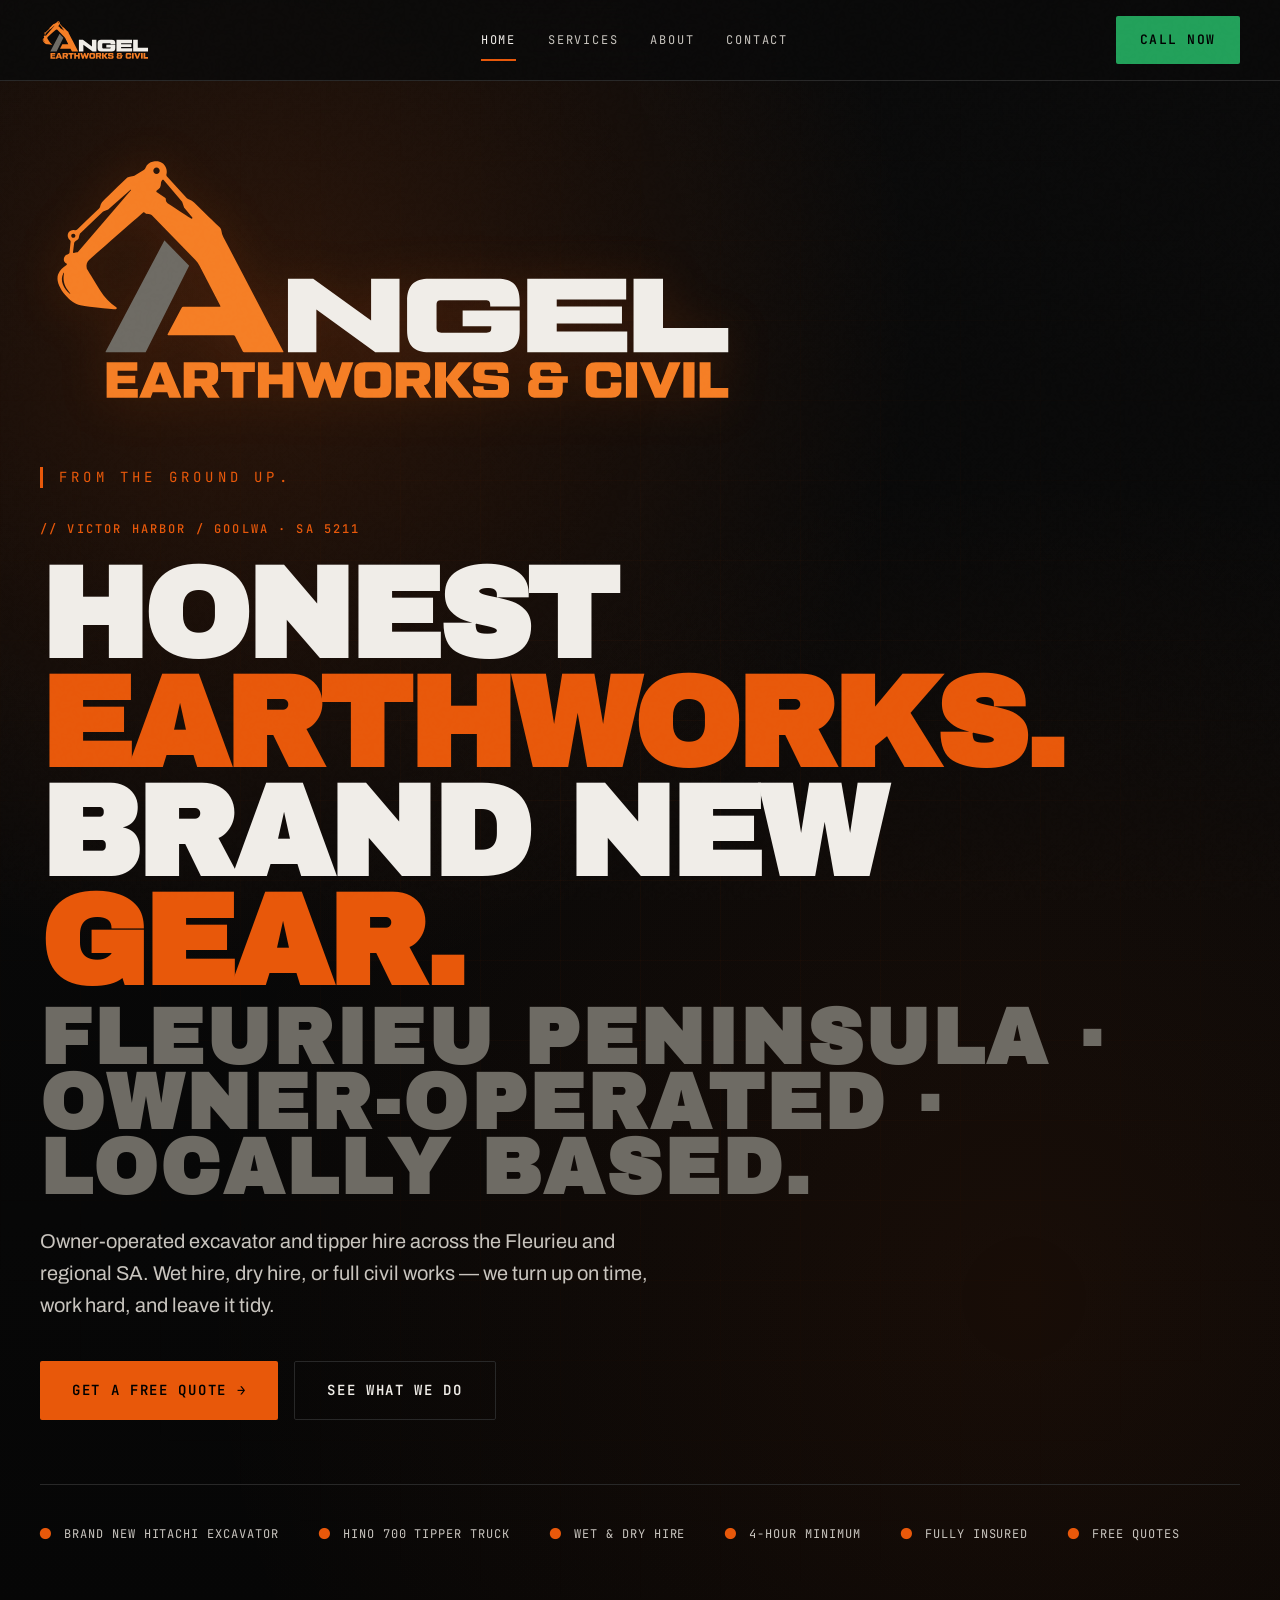
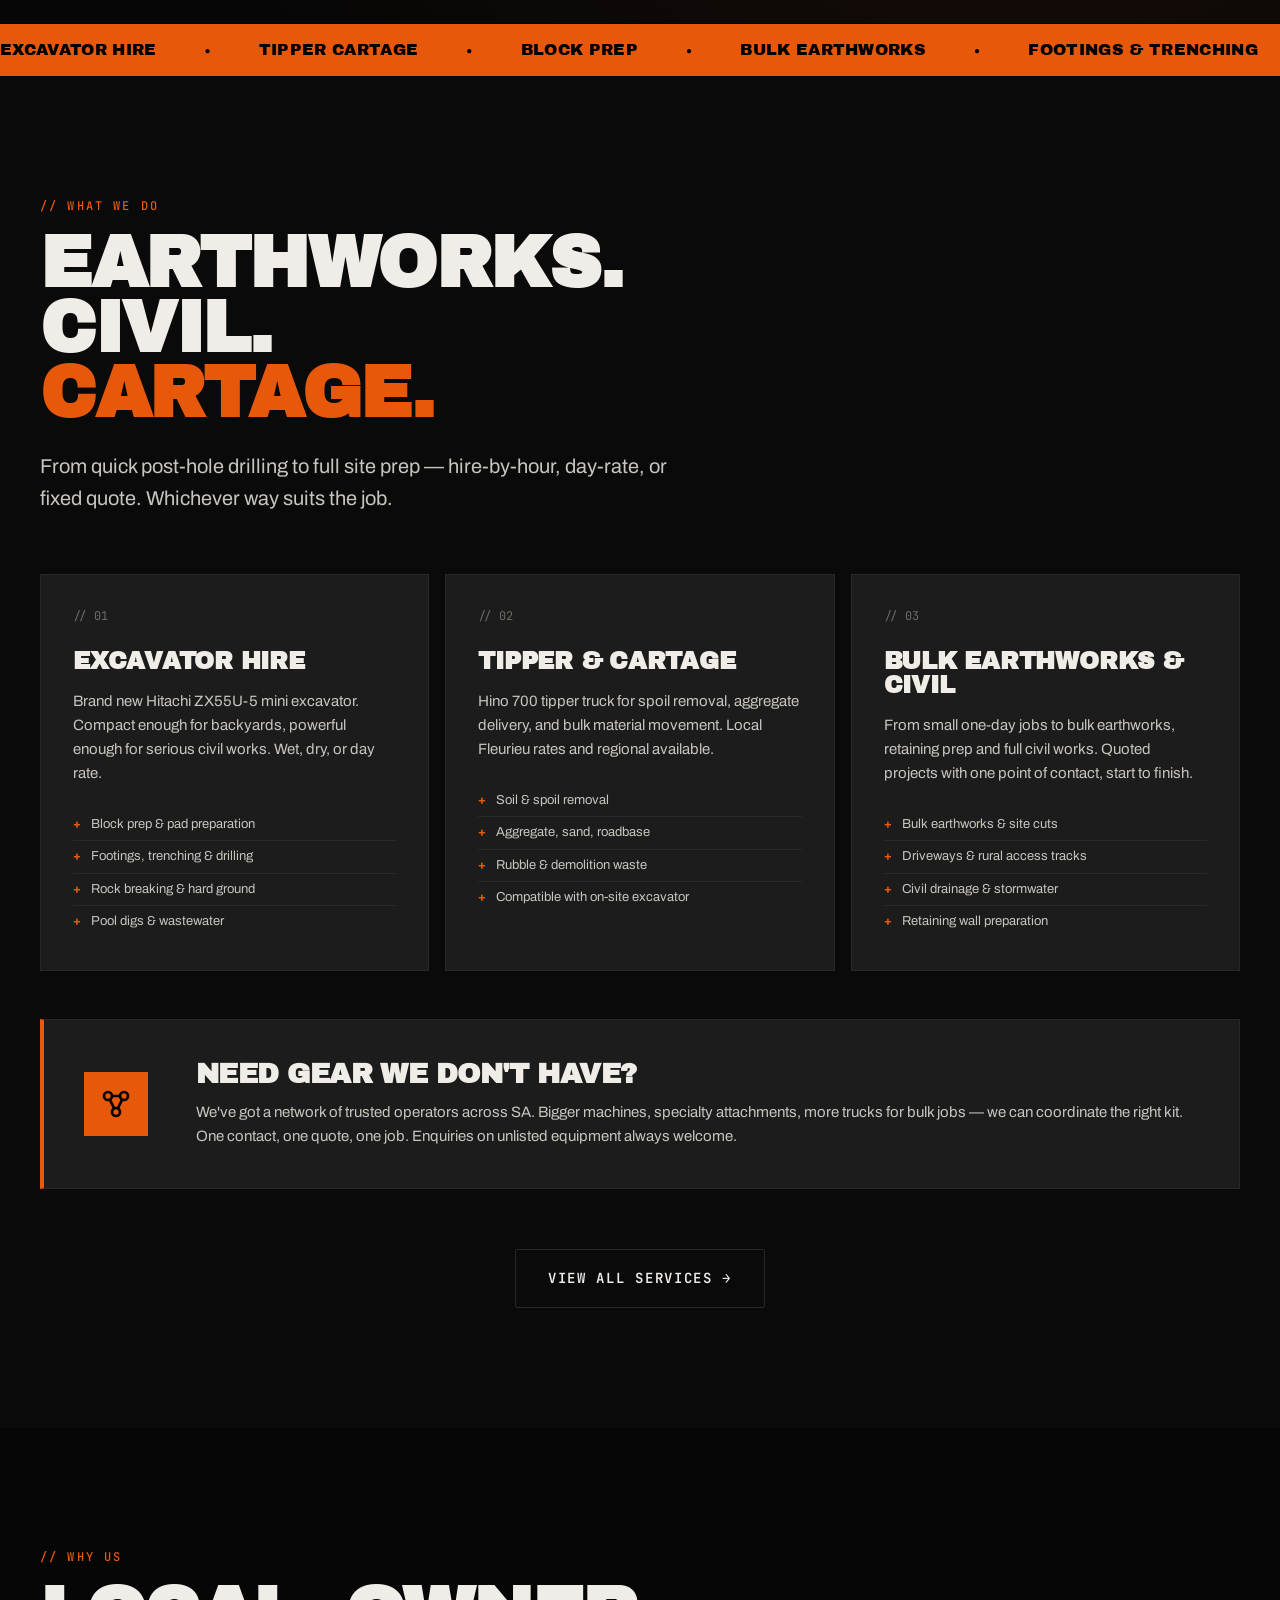
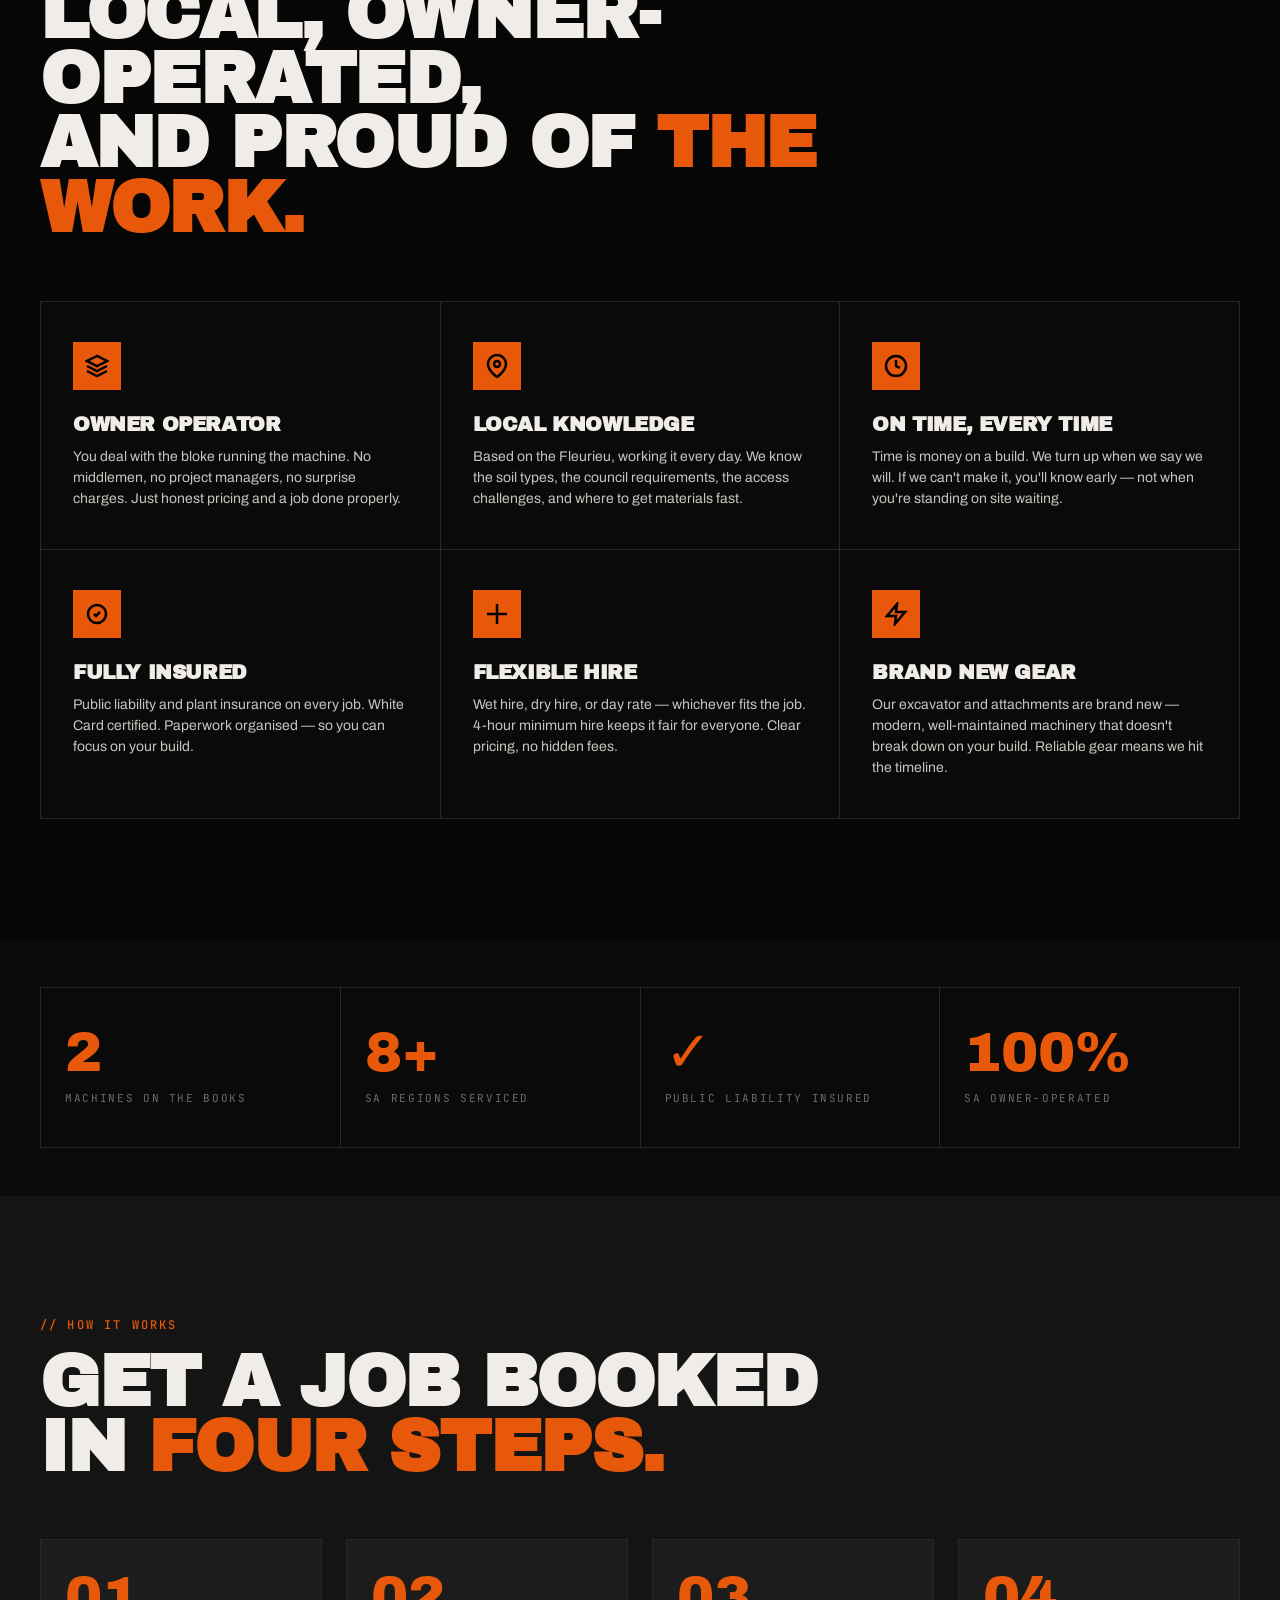
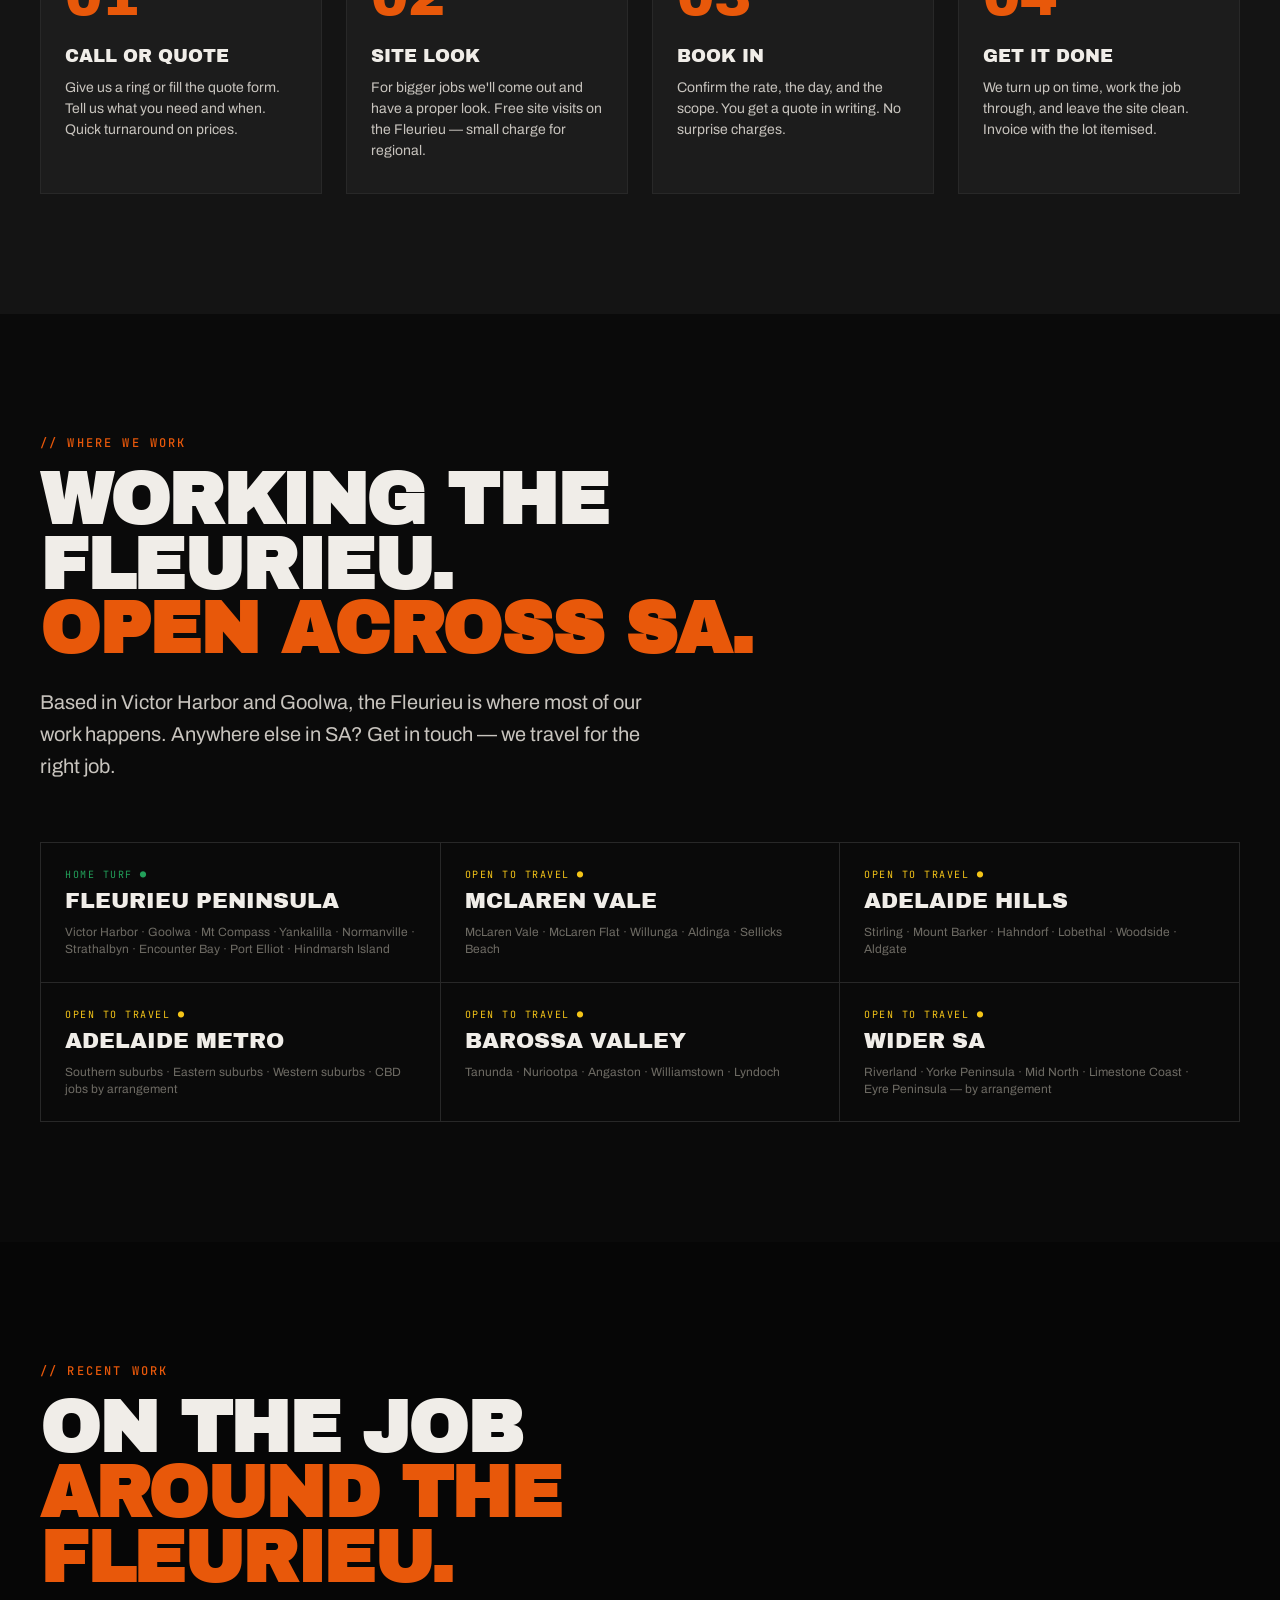
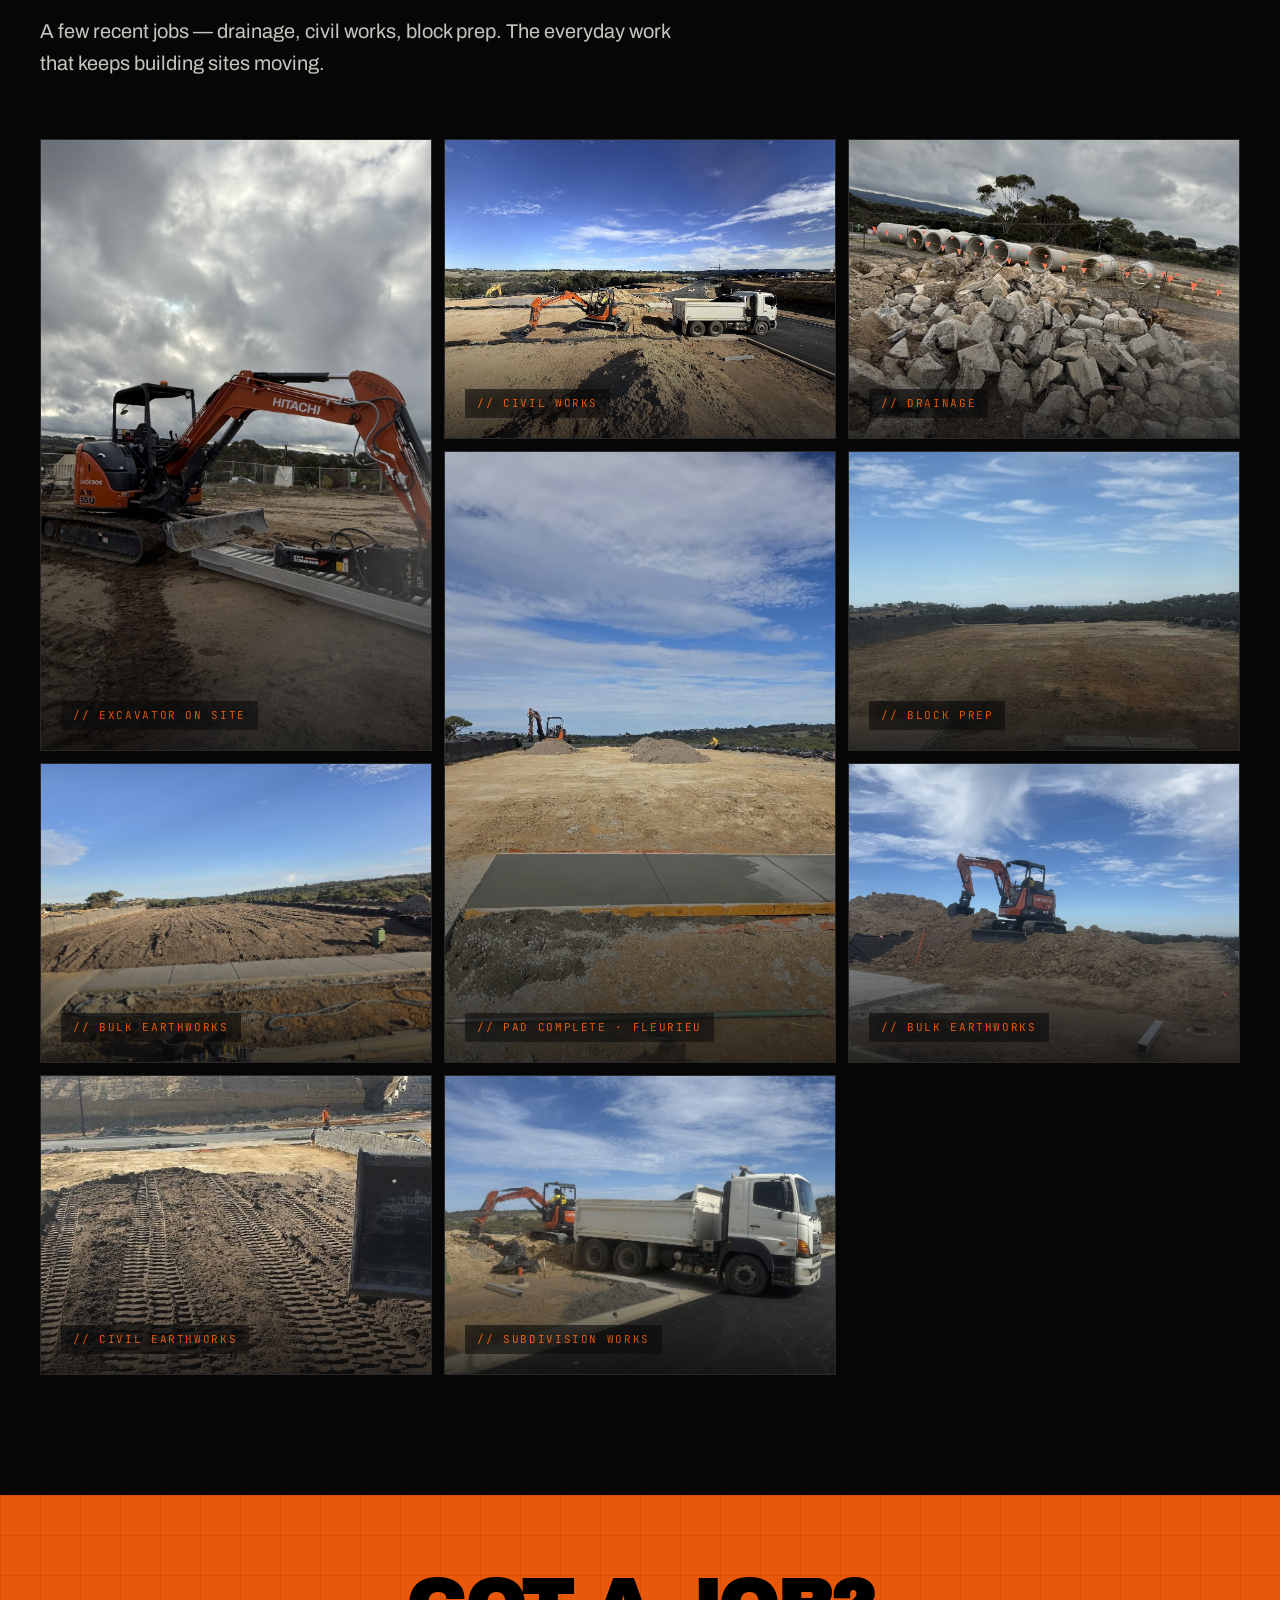
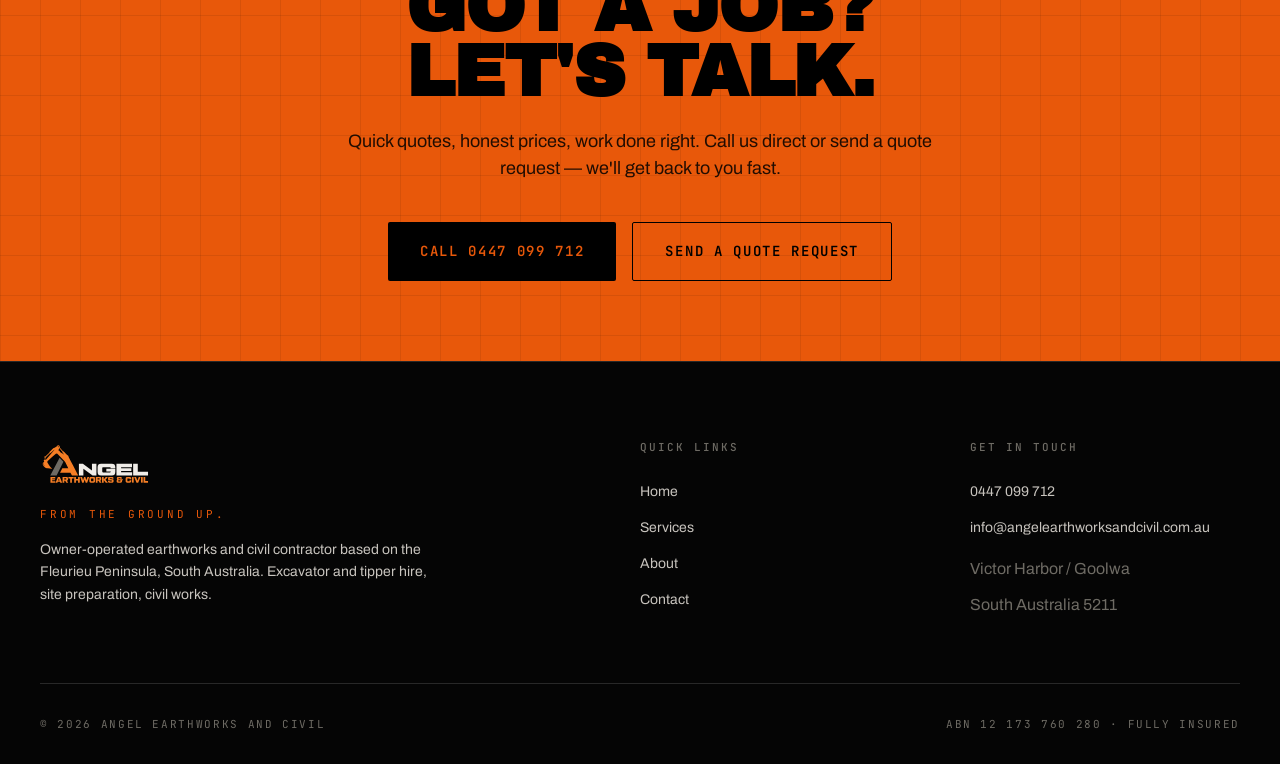
<file: index.html>
<!DOCTYPE html>
<html lang="en-AU">
<head>
<meta charset="UTF-8"/>
<meta name="viewport" content="width=device-width, initial-scale=1.0"/>
<title>Angel Earthworks and Civil | Excavator Hire Fleurieu SA</title>
<meta name="description" content="Fleurieu Peninsula earthworks specialist. Excavator and tipper hire, civil works, site prep. Owner-operated, brand new gear, based Victor Harbor/Goolwa SA."/>
<meta name="keywords" content="earthworks fleurieu, excavator hire Victor Harbor, civil works SA, earthmoving Goolwa, machine hire Adelaide, Hitachi excavator wet hire, tipper truck hire Fleurieu"/>
<meta name="theme-color" content="#0A0A0A"/>

<!-- Open Graph -->
<meta property="og:title" content="Angel Earthworks and Civil"/>
<meta property="og:description" content="Fleurieu Peninsula earthworks specialist. Excavator + tipper hire, civil works, site prep."/>
<meta property="og:type" content="website"/>
<meta property="og:locale" content="en_AU"/>

<!-- Local Business Schema -->
<script type="application/ld+json">
{
  "@context": "https://schema.org",
  "@type": "LocalBusiness",
  "name": "Angel Earthworks and Civil",
  "image": "",
  "@id": "https://angelearthworksandcivil.com.au",
  "url": "https://angelearthworksandcivil.com.au",
  "telephone": "+61447099712",
  "email": "info@angelearthworksandcivil.com.au",
  "priceRange": "$$",
  "address": {
    "@type": "PostalAddress",
    "addressLocality": "Victor Harbor",
    "addressRegion": "SA",
    "postalCode": "5211",
    "addressCountry": "AU"
  },
  "areaServed": [
    "Fleurieu Peninsula", "Victor Harbor", "Goolwa", "McLaren Vale",
    "Adelaide Hills", "Adelaide", "Barossa Valley", "South Australia"
  ],
  "openingHoursSpecification": {
    "@type": "OpeningHoursSpecification",
    "dayOfWeek": ["Monday", "Tuesday", "Wednesday", "Thursday", "Friday", "Saturday"],
    "opens": "07:00",
    "closes": "17:00"
  }
}
</script>

<link rel="preconnect" href="https://fonts.googleapis.com"/>
<link rel="preconnect" href="https://fonts.gstatic.com" crossorigin/>
<link href="https://fonts.googleapis.com/css2?family=Archivo:wght@400;500;600;700&family=Archivo+Black&family=JetBrains+Mono:wght@400;500;700&display=swap" rel="stylesheet"/>
<link rel="icon" type="image/svg+xml" href="favicon.svg"/>
<link rel="stylesheet" href="styles.css"/>
</head>
<body>

<!-- HEADER -->
<header class="site-header">
    <div class="container site-header__inner">
        <a href="index.html" class="brand"><img src="logo-dark.svg" alt="Angel Earthworks and Civil" class="brand__logo"/></a>
        <nav class="main-nav">
            <a href="index.html" class="active">Home</a>
            <a href="services.html">Services</a>
            <a href="about.html">About</a>
            <a href="contact.html">Contact</a>
        </nav>
        <div class="header-cta">
            <a href="tel:0447099712" class="btn btn--phone">Call Now</a>
            <button class="menu-toggle" onclick="document.getElementById('drawer').classList.add('open')" aria-label="Menu">
                <span></span><span></span><span></span>
            </button>
        </div>
    </div>
</header>

<!-- MOBILE DRAWER -->
<div class="mobile-drawer" id="drawer">
    <button class="mobile-drawer__close" onclick="document.getElementById('drawer').classList.remove('open')" aria-label="Close">×</button>
    <nav class="mobile-drawer__nav">
        <a href="index.html">Home</a>
        <a href="services.html">Services</a>
        <a href="about.html">About</a>
        <a href="contact.html">Contact</a>
    </nav>
    <div class="mobile-drawer__footer">
        <p>Call us · 0447 099 712</p>
        <p style="margin-top:8px">Victor Harbor / Goolwa SA</p>
    </div>
</div>

<!-- HERO -->
<section class="hero">
    <div class="container">
        <div class="hero__logo-lockup">
            <img src="logo-dark.svg" alt="Angel Earthworks and Civil" class="hero__logo"/>
        </div>
        <div class="hero__tagline">From the ground up.</div>
        <div class="hero__eyebrow text-eyebrow">// Victor Harbor / Goolwa · SA 5211</div>
        <h1 class="hero__title h-mega">
            Honest <span class="hero__title-orange">earthworks.</span><br/>
            Brand new <span class="hero__title-orange">gear.</span>
            <span class="hero__title-strike">Fleurieu Peninsula · Owner-operated · Locally based.</span>
        </h1>
        <p class="hero__lead text-lead">
            Owner-operated excavator and tipper hire across the Fleurieu and regional SA.
            Wet hire, dry hire, or full civil works — we turn up on time, work hard, and leave it tidy.
        </p>
        <div class="hero__ctas">
            <a href="contact.html" class="btn btn--primary btn--large">Get a Free Quote →</a>
            <a href="services.html" class="btn btn--outline btn--large">See What We Do</a>
        </div>
        <div class="hero__bullets">
            <div class="hero__bullet">Brand New Hitachi Excavator</div>
            <div class="hero__bullet">Hino 700 Tipper Truck</div>
            <div class="hero__bullet">Wet &amp; Dry Hire</div>
            <div class="hero__bullet">4-Hour Minimum</div>
            <div class="hero__bullet">Fully Insured</div>
            <div class="hero__bullet">Free Quotes</div>
        </div>
    </div>
</section>

<!-- MARQUEE -->
<div class="marquee">
    <div class="marquee__track">
        <div class="marquee__item">Excavator Hire</div>
        <div class="marquee__item">Tipper Cartage</div>
        <div class="marquee__item">Block Prep</div>
        <div class="marquee__item">Bulk Earthworks</div>
        <div class="marquee__item">Footings &amp; Trenching</div>
        <div class="marquee__item">Rock Breaking</div>
        <div class="marquee__item">Post Hole Drilling</div>
        <div class="marquee__item">Wastewater Digs</div>
        <div class="marquee__item">Pool Digs</div>
        <div class="marquee__item">Drainage</div>
        <div class="marquee__item">Site Clearing</div>
        <!-- duplicate for seamless loop -->
        <div class="marquee__item">Excavator Hire</div>
        <div class="marquee__item">Tipper Cartage</div>
        <div class="marquee__item">Block Prep</div>
        <div class="marquee__item">Bulk Earthworks</div>
        <div class="marquee__item">Footings &amp; Trenching</div>
        <div class="marquee__item">Rock Breaking</div>
        <div class="marquee__item">Post Hole Drilling</div>
        <div class="marquee__item">Wastewater Digs</div>
        <div class="marquee__item">Pool Digs</div>
        <div class="marquee__item">Drainage</div>
        <div class="marquee__item">Site Clearing</div>
    </div>
</div>

<!-- SERVICES SUMMARY -->
<section class="section">
    <div class="container">
        <div class="section-header">
            <div class="section-header__eyebrow text-eyebrow">// What we do</div>
            <h2 class="section-header__title h-display">
                Earthworks. Civil.<br/>
                <span class="text-orange">Cartage.</span>
            </h2>
            <p class="section-header__lead text-lead">
                From quick post-hole drilling to full site prep — hire-by-hour, day-rate, or fixed quote.
                Whichever way suits the job.
            </p>
        </div>

        <div class="services">
            <div class="service-card">
                <span class="service-card__num">// 01</span>
                <h3 class="service-card__title">Excavator Hire</h3>
                <p class="service-card__body">
                    Brand new Hitachi ZX55U-5 mini excavator. Compact enough for backyards,
                    powerful enough for serious civil works. Wet, dry, or day rate.
                </p>
                <ul class="service-card__list">
                    <li>Block prep &amp; pad preparation</li>
                    <li>Footings, trenching &amp; drilling</li>
                    <li>Rock breaking &amp; hard ground</li>
                    <li>Pool digs &amp; wastewater</li>
                </ul>
            </div>

            <div class="service-card">
                <span class="service-card__num">// 02</span>
                <h3 class="service-card__title">Tipper &amp; Cartage</h3>
                <p class="service-card__body">
                    Hino 700 tipper truck for spoil removal, aggregate delivery, and bulk
                    material movement. Local Fleurieu rates and regional available.
                </p>
                <ul class="service-card__list">
                    <li>Soil &amp; spoil removal</li>
                    <li>Aggregate, sand, roadbase</li>
                    <li>Rubble &amp; demolition waste</li>
                    <li>Compatible with on-site excavator</li>
                </ul>
            </div>

            <div class="service-card">
                <span class="service-card__num">// 03</span>
                <h3 class="service-card__title">Bulk Earthworks &amp; Civil</h3>
                <p class="service-card__body">
                    From small one-day jobs to bulk earthworks, retaining prep and full civil works.
                    Quoted projects with one point of contact, start to finish.
                </p>
                <ul class="service-card__list">
                    <li>Bulk earthworks &amp; site cuts</li>
                    <li>Driveways &amp; rural access tracks</li>
                    <li>Civil drainage &amp; stormwater</li>
                    <li>Retaining wall preparation</li>
                </ul>
            </div>
        </div>

        <div class="network-callout">
            <div class="network-callout__icon">
                <svg viewBox="0 0 24 24" fill="none" stroke="currentColor" stroke-width="2">
                    <circle cx="6" cy="6" r="3"/>
                    <circle cx="18" cy="6" r="3"/>
                    <circle cx="12" cy="18" r="3"/>
                    <path d="M9 6h6M7 8l4 8M17 8l-4 8"/>
                </svg>
            </div>
            <div class="network-callout__content">
                <h3 class="network-callout__title">Need gear we don't have?</h3>
                <p class="network-callout__body">
                    We've got a network of trusted operators across SA. Bigger machines, specialty attachments, more trucks for bulk jobs —
                    we can coordinate the right kit. One contact, one quote, one job. Enquiries on unlisted equipment always welcome.
                </p>
            </div>
        </div>

        <div class="text-center mt-5">
            <a href="services.html" class="btn btn--outline btn--large">View All Services →</a>
        </div>
    </div>
</section>

<!-- WHY CHOOSE -->
<section class="section section--dark">
    <div class="container">
        <div class="section-header">
            <div class="section-header__eyebrow text-eyebrow">// Why us</div>
            <h2 class="section-header__title h-display">
                Local, owner-operated,<br/>and proud of <span class="text-orange">the work.</span>
            </h2>
        </div>

        <div class="why-grid">
            <div class="why-item">
                <div class="why-item__icon">
                    <svg viewBox="0 0 24 24" fill="none" stroke="currentColor" stroke-width="2.5">
                        <path d="M12 2L2 7l10 5 10-5-10-5zM2 17l10 5 10-5M2 12l10 5 10-5"/>
                    </svg>
                </div>
                <h3 class="why-item__title">Owner Operator</h3>
                <p class="why-item__body">
                    You deal with the bloke running the machine. No middlemen, no project managers,
                    no surprise charges. Just honest pricing and a job done properly.
                </p>
            </div>

            <div class="why-item">
                <div class="why-item__icon">
                    <svg viewBox="0 0 24 24" fill="none" stroke="currentColor" stroke-width="2.5">
                        <path d="M21 10c0 7-9 13-9 13s-9-6-9-13a9 9 0 0118 0z"/>
                        <circle cx="12" cy="10" r="3"/>
                    </svg>
                </div>
                <h3 class="why-item__title">Local Knowledge</h3>
                <p class="why-item__body">
                    Based on the Fleurieu, working it every day. We know the soil types, the council requirements,
                    the access challenges, and where to get materials fast.
                </p>
            </div>

            <div class="why-item">
                <div class="why-item__icon">
                    <svg viewBox="0 0 24 24" fill="none" stroke="currentColor" stroke-width="2.5">
                        <circle cx="12" cy="12" r="10"/>
                        <path d="M12 6v6l4 2"/>
                    </svg>
                </div>
                <h3 class="why-item__title">On Time, Every Time</h3>
                <p class="why-item__body">
                    Time is money on a build. We turn up when we say we will. If we can't make it,
                    you'll know early — not when you're standing on site waiting.
                </p>
            </div>

            <div class="why-item">
                <div class="why-item__icon">
                    <svg viewBox="0 0 24 24" fill="none" stroke="currentColor" stroke-width="2.5">
                        <path d="M9 12l2 2 4-4M21 12a9 9 0 11-18 0 9 9 0 0118 0z"/>
                    </svg>
                </div>
                <h3 class="why-item__title">Fully Insured</h3>
                <p class="why-item__body">
                    Public liability and plant insurance on every job. White Card certified.
                    Paperwork organised — so you can focus on your build.
                </p>
            </div>

            <div class="why-item">
                <div class="why-item__icon">
                    <svg viewBox="0 0 24 24" fill="none" stroke="currentColor" stroke-width="2.5">
                        <path d="M12 2v20M2 12h20"/>
                    </svg>
                </div>
                <h3 class="why-item__title">Flexible Hire</h3>
                <p class="why-item__body">
                    Wet hire, dry hire, or day rate — whichever fits the job. 4-hour minimum hire
                    keeps it fair for everyone. Clear pricing, no hidden fees.
                </p>
            </div>

            <div class="why-item">
                <div class="why-item__icon">
                    <svg viewBox="0 0 24 24" fill="none" stroke="currentColor" stroke-width="2.5">
                        <path d="M13 2L3 14h9l-1 8 10-12h-9l1-8z"/>
                    </svg>
                </div>
                <h3 class="why-item__title">Brand New Gear</h3>
                <p class="why-item__body">
                    Our excavator and attachments are brand new — modern, well-maintained machinery
                    that doesn't break down on your build. Reliable gear means we hit the timeline.
                </p>
            </div>
        </div>
    </div>
</section>

<!-- STATS -->
<section class="section section--tight">
    <div class="container">
        <div class="stats-band">
            <div class="stat">
                <div class="stat__num">2</div>
                <div class="stat__label">Machines on the books</div>
            </div>
            <div class="stat">
                <div class="stat__num">8+</div>
                <div class="stat__label">SA regions serviced</div>
            </div>
            <div class="stat">
                <div class="stat__num">✓</div>
                <div class="stat__label">Public liability insured</div>
            </div>
            <div class="stat">
                <div class="stat__num">100%</div>
                <div class="stat__label">SA owner-operated</div>
            </div>
        </div>
    </div>
</section>

<!-- PROCESS -->
<section class="section section--elev">
    <div class="container">
        <div class="section-header">
            <div class="section-header__eyebrow text-eyebrow">// How it works</div>
            <h2 class="section-header__title h-display">
                Get a job booked in <span class="text-orange">four steps.</span>
            </h2>
        </div>

        <div class="steps">
            <div class="step">
                <div class="step__title">Call or Quote</div>
                <p class="step__body">
                    Give us a ring or fill the quote form. Tell us what you need and when.
                    Quick turnaround on prices.
                </p>
            </div>
            <div class="step">
                <div class="step__title">Site Look</div>
                <p class="step__body">
                    For bigger jobs we'll come out and have a proper look. Free site visits
                    on the Fleurieu — small charge for regional.
                </p>
            </div>
            <div class="step">
                <div class="step__title">Book In</div>
                <p class="step__body">
                    Confirm the rate, the day, and the scope. You get a quote in writing.
                    No surprise charges.
                </p>
            </div>
            <div class="step">
                <div class="step__title">Get It Done</div>
                <p class="step__body">
                    We turn up on time, work the job through, and leave the site clean.
                    Invoice with the lot itemised.
                </p>
            </div>
        </div>
    </div>
</section>

<!-- SERVICE AREAS PREVIEW -->
<section class="section">
    <div class="container">
        <div class="section-header">
            <div class="section-header__eyebrow text-eyebrow">// Where we work</div>
            <h2 class="section-header__title h-display">
                Working the Fleurieu.<br/>
                <span class="text-orange">Open across SA.</span>
            </h2>
            <p class="section-header__lead text-lead">
                Based in Victor Harbor and Goolwa, the Fleurieu is where most of our work happens.
                Anywhere else in SA? Get in touch — we travel for the right job.
            </p>
        </div>

        <div class="areas">
            <div class="area">
                <div class="area__type area__type--local">Home turf ●</div>
                <div class="area__name">Fleurieu Peninsula</div>
                <div class="area__suburbs">Victor Harbor · Goolwa · Mt Compass · Yankalilla · Normanville · Strathalbyn · Encounter Bay · Port Elliot · Hindmarsh Island</div>
            </div>
            <div class="area">
                <div class="area__type area__type--regional">Open to travel ●</div>
                <div class="area__name">McLaren Vale</div>
                <div class="area__suburbs">McLaren Vale · McLaren Flat · Willunga · Aldinga · Sellicks Beach</div>
            </div>
            <div class="area">
                <div class="area__type area__type--regional">Open to travel ●</div>
                <div class="area__name">Adelaide Hills</div>
                <div class="area__suburbs">Stirling · Mount Barker · Hahndorf · Lobethal · Woodside · Aldgate</div>
            </div>
            <div class="area">
                <div class="area__type area__type--regional">Open to travel ●</div>
                <div class="area__name">Adelaide Metro</div>
                <div class="area__suburbs">Southern suburbs · Eastern suburbs · Western suburbs · CBD jobs by arrangement</div>
            </div>
            <div class="area">
                <div class="area__type area__type--regional">Open to travel ●</div>
                <div class="area__name">Barossa Valley</div>
                <div class="area__suburbs">Tanunda · Nuriootpa · Angaston · Williamstown · Lyndoch</div>
            </div>
            <div class="area">
                <div class="area__type area__type--regional">Open to travel ●</div>
                <div class="area__name">Wider SA</div>
                <div class="area__suburbs">Riverland · Yorke Peninsula · Mid North · Limestone Coast · Eyre Peninsula — by arrangement</div>
            </div>
        </div>
    </div>
</section>

<!-- RECENT WORK GALLERY -->
<section class="section section--dark">
    <div class="container">
        <div class="section-header">
            <div class="section-header__eyebrow text-eyebrow">// Recent work</div>
            <h2 class="section-header__title h-display">
                On the job<br/>
                <span class="text-orange">around the Fleurieu.</span>
            </h2>
            <p class="section-header__lead text-lead">
                A few recent jobs — drainage, civil works, block prep. The everyday work that keeps building sites moving.
            </p>
        </div>

        <div class="gallery">
            <a href="images/excavator-hero.jpg" class="gallery__item gallery__item--tall" target="_blank" rel="noopener">
                <img src="images/excavator-hero.jpg" alt="Hitachi ZX55U excavator on site" loading="lazy"/>
                <div class="gallery__overlay">
                    <span class="gallery__label">// Excavator on site</span>
                </div>
            </a>
            <a href="images/civil-works.jpg" class="gallery__item" target="_blank" rel="noopener">
                <img src="images/civil-works.jpg" alt="Civil works in progress" loading="lazy"/>
                <div class="gallery__overlay">
                    <span class="gallery__label">// Civil works</span>
                </div>
            </a>
            <a href="images/drainage.jpg" class="gallery__item" target="_blank" rel="noopener">
                <img src="images/drainage.jpg" alt="Drainage pipes on civil job" loading="lazy"/>
                <div class="gallery__overlay">
                    <span class="gallery__label">// Drainage</span>
                </div>
            </a>
            <a href="images/pad-fleurieu.jpg" class="gallery__item gallery__item--tall" target="_blank" rel="noopener">
                <img src="images/pad-fleurieu.jpg" alt="Completed pad on Fleurieu site with big sky" loading="lazy"/>
                <div class="gallery__overlay">
                    <span class="gallery__label">// Pad complete · Fleurieu</span>
                </div>
            </a>
            <a href="images/block-prep.jpg" class="gallery__item" target="_blank" rel="noopener">
                <img src="images/block-prep.jpg" alt="Completed block preparation with sea view" loading="lazy"/>
                <div class="gallery__overlay">
                    <span class="gallery__label">// Block prep</span>
                </div>
            </a>
            <a href="images/block-graded.jpg" class="gallery__item" target="_blank" rel="noopener">
                <img src="images/block-graded.jpg" alt="Graded block ready for construction" loading="lazy"/>
                <div class="gallery__overlay">
                    <span class="gallery__label">// Bulk earthworks</span>
                </div>
            </a>
            <a href="images/excavator-action.jpg" class="gallery__item" target="_blank" rel="noopener">
                <img src="images/excavator-action.jpg" alt="Excavator working dirt pile" loading="lazy"/>
                <div class="gallery__overlay">
                    <span class="gallery__label">// Bulk earthworks</span>
                </div>
            </a>
            <a href="images/civil-tracks.jpg" class="gallery__item" target="_blank" rel="noopener">
                <img src="images/civil-tracks.jpg" alt="Civil works showing scale of earthworks" loading="lazy"/>
                <div class="gallery__overlay">
                    <span class="gallery__label">// Civil earthworks</span>
                </div>
            </a>
            <a href="images/civil-site.jpg" class="gallery__item" target="_blank" rel="noopener">
                <img src="images/civil-site.jpg" alt="Subdivision civil site" loading="lazy"/>
                <div class="gallery__overlay">
                    <span class="gallery__label">// Subdivision works</span>
                </div>
            </a>
        </div>
    </div>
</section>

<!-- CTA BAND -->
<section class="cta-band">
    <div class="container cta-band__inner">
        <h2 class="cta-band__title">Got a job?<br/>Let's talk.</h2>
        <p class="cta-band__lead">
            Quick quotes, honest prices, work done right. Call us direct or send a quote request — we'll get back to you fast.
        </p>
        <div class="cta-band__ctas">
            <a href="tel:0447099712" class="btn btn--primary btn--large">Call 0447 099 712</a>
            <a href="contact.html" class="btn btn--outline btn--large">Send a Quote Request</a>
        </div>
    </div>
</section>

<!-- FOOTER -->
<footer class="site-footer">
    <div class="container">
        <div class="footer-grid">
            <div class="footer-col">
                <a href="index.html" class="brand" style="margin-bottom:20px"><img src="logo-dark.svg" alt="Angel Earthworks and Civil" class="brand__logo"/></a>
                <p style="font-family:var(--font-mono);font-size:11px;letter-spacing:0.25em;text-transform:uppercase;color:var(--color-orange);margin-top:16px">From the ground up.</p>
                <p class="text-dim" style="font-size:14px;line-height:1.6;margin-top:16px;max-width:400px">
                    Owner-operated earthworks and civil contractor based on the Fleurieu Peninsula,
                    South Australia. Excavator and tipper hire, site preparation, civil works.
                </p>
            </div>
            <div class="footer-col">
                <h3 class="footer-col__heading">Quick Links</h3>
                <ul>
                    <li><a href="index.html">Home</a></li>
                    <li><a href="services.html">Services</a></li>
                    <li><a href="about.html">About</a></li>
                    <li><a href="contact.html">Contact</a></li>
                </ul>
            </div>
            <div class="footer-col">
                <h3 class="footer-col__heading">Get in Touch</h3>
                <ul>
                    <li><a href="tel:0447099712">0447 099 712</a></li>
                    <li><a href="mailto:info@angelearthworksandcivil.com.au">info@angelearthworksandcivil.com.au</a></li>
                    <li class="text-mute" style="padding-top:12px">Victor Harbor / Goolwa</li>
                    <li class="text-mute">South Australia 5211</li>
                </ul>
            </div>
        </div>
        <div class="footer-bottom">
            <span>© 2026 Angel Earthworks and Civil</span>
            <span>ABN 12 173 760 280 · Fully insured</span>
        </div>
    </div>
</footer>

<script src="script.js"></script>
</body>
</html>
</file>
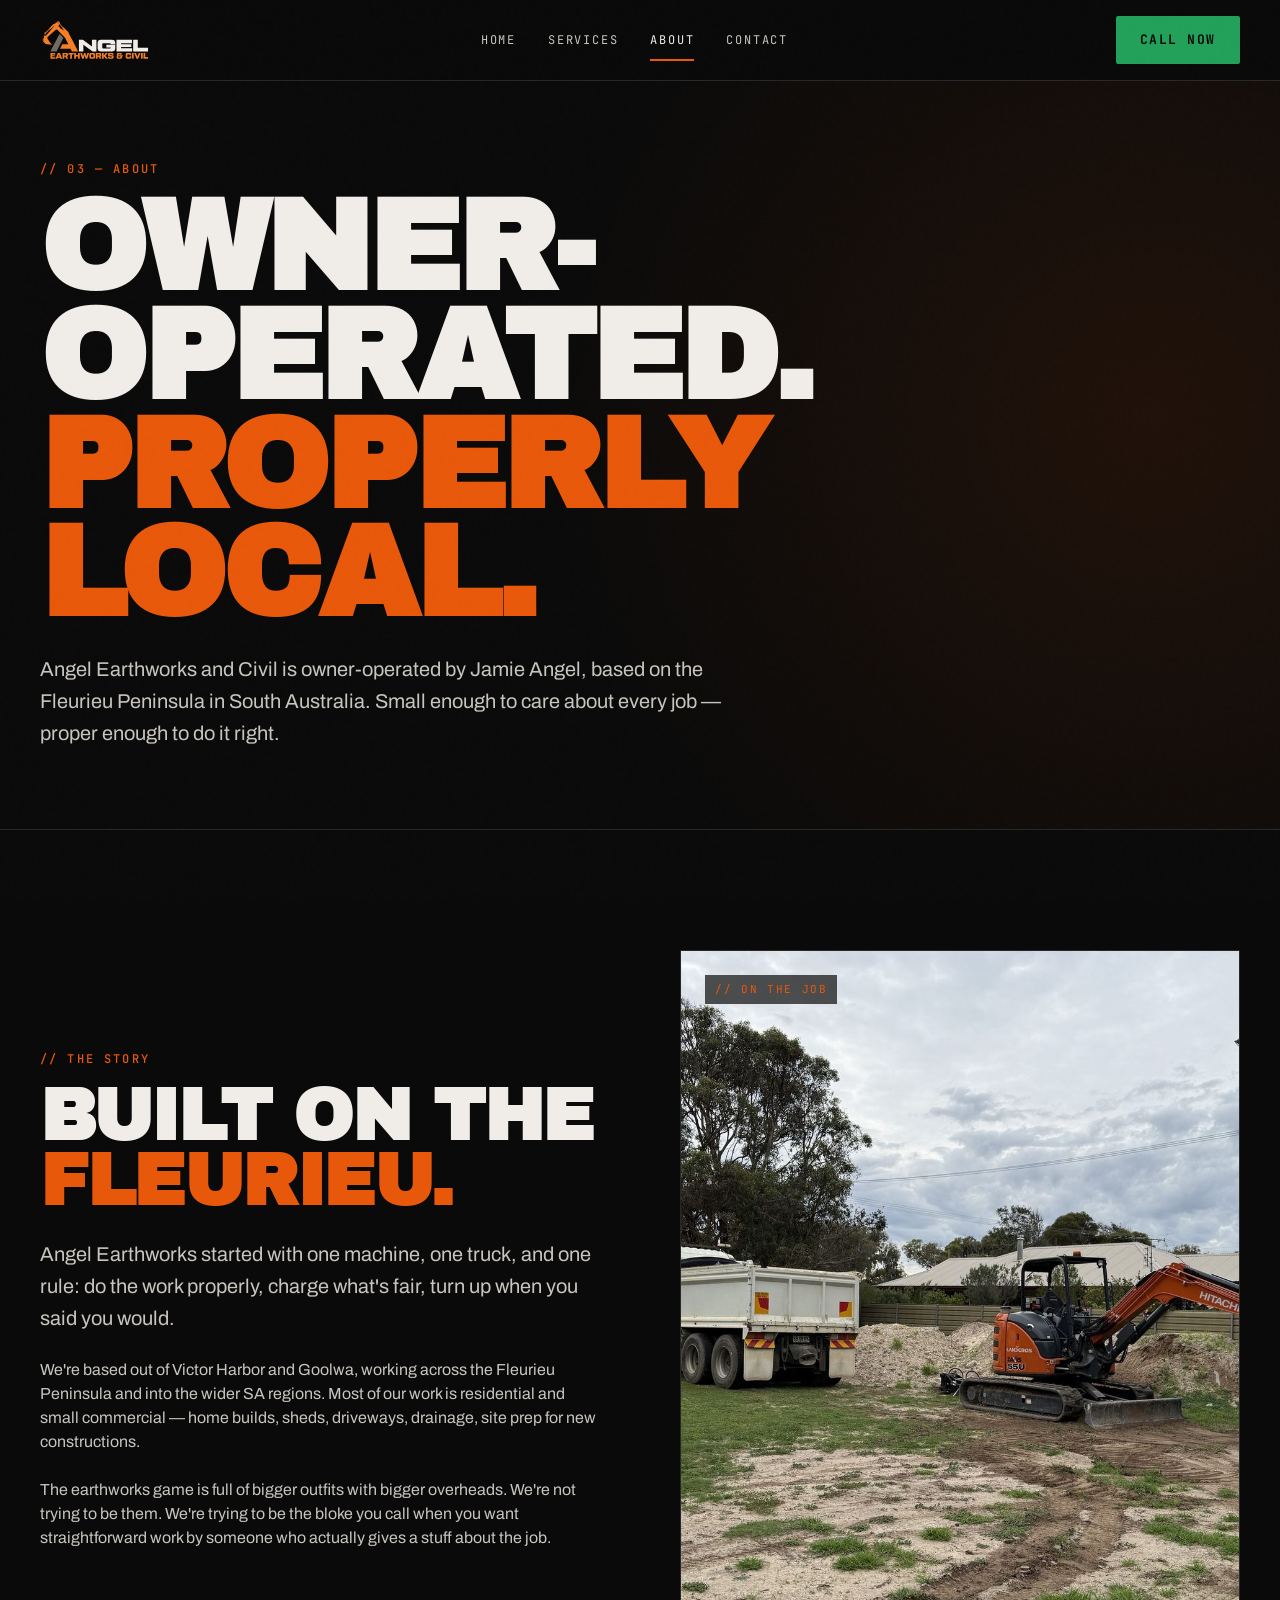
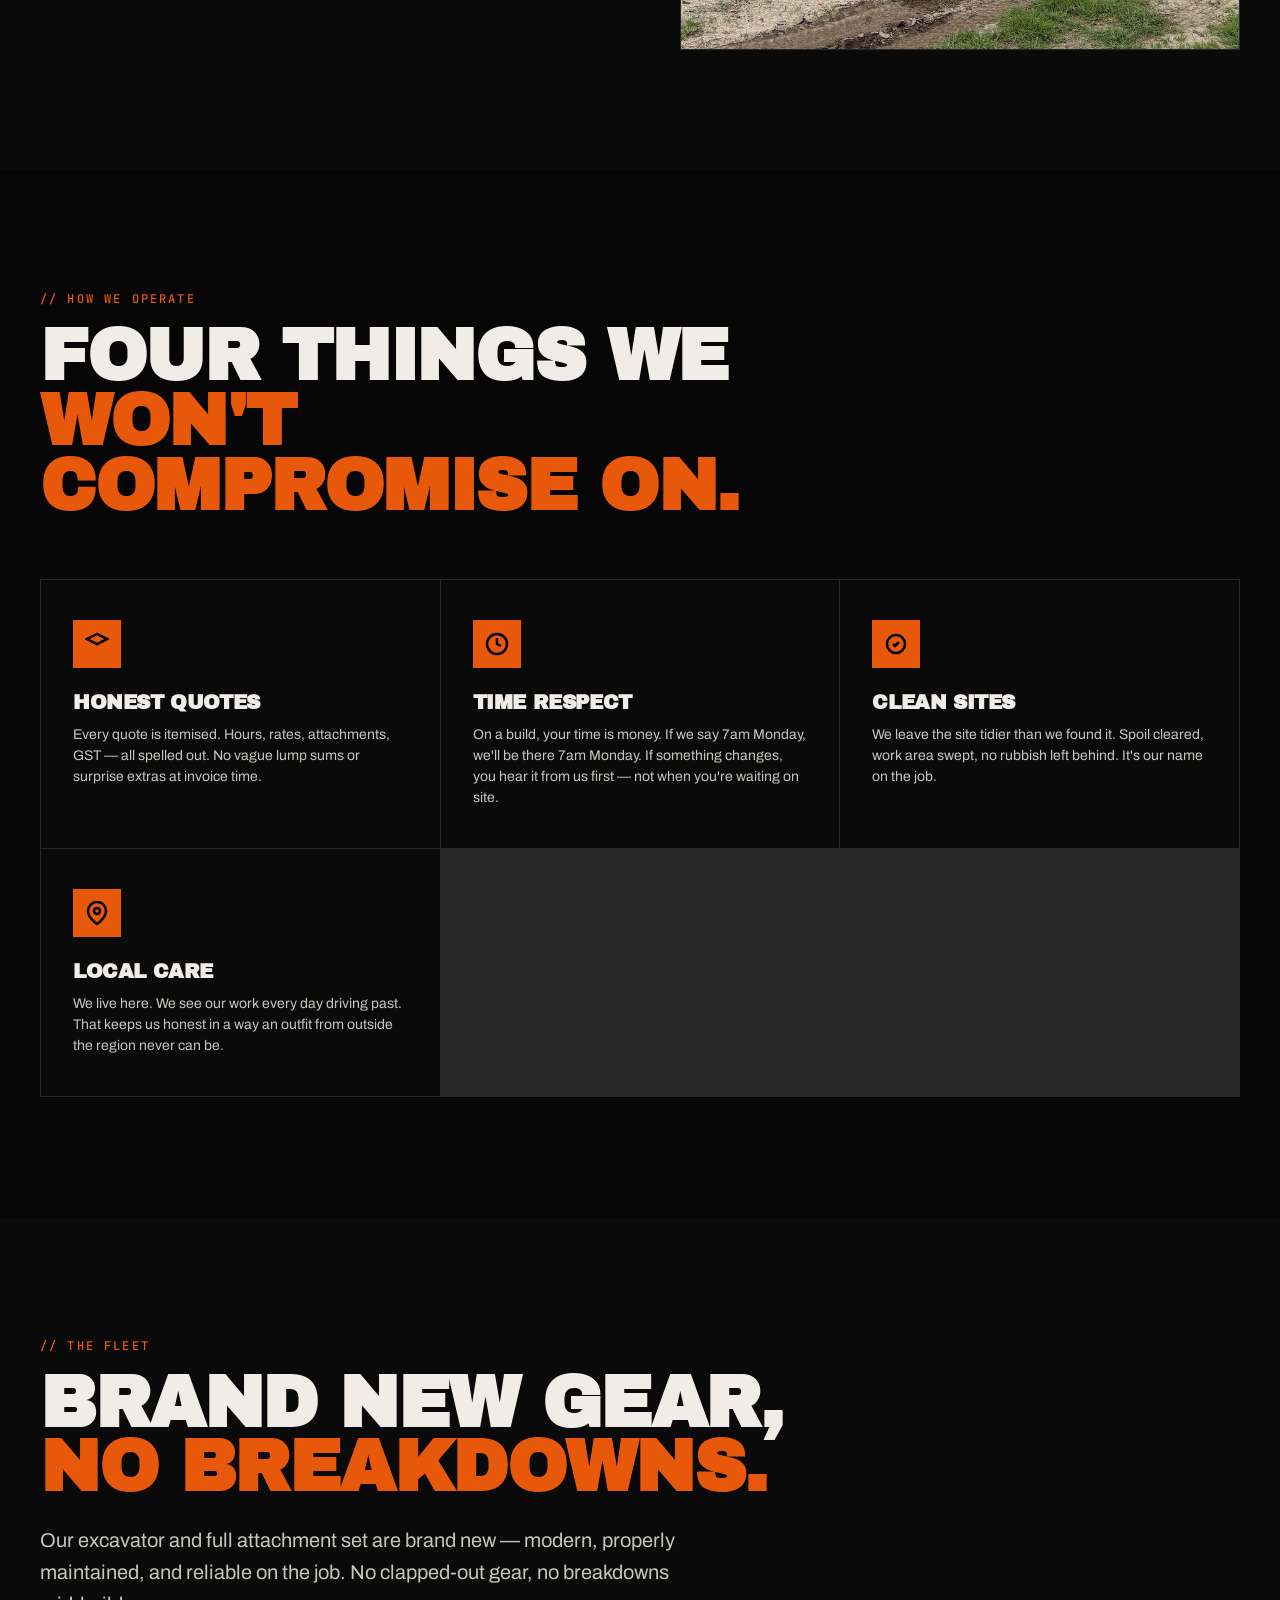
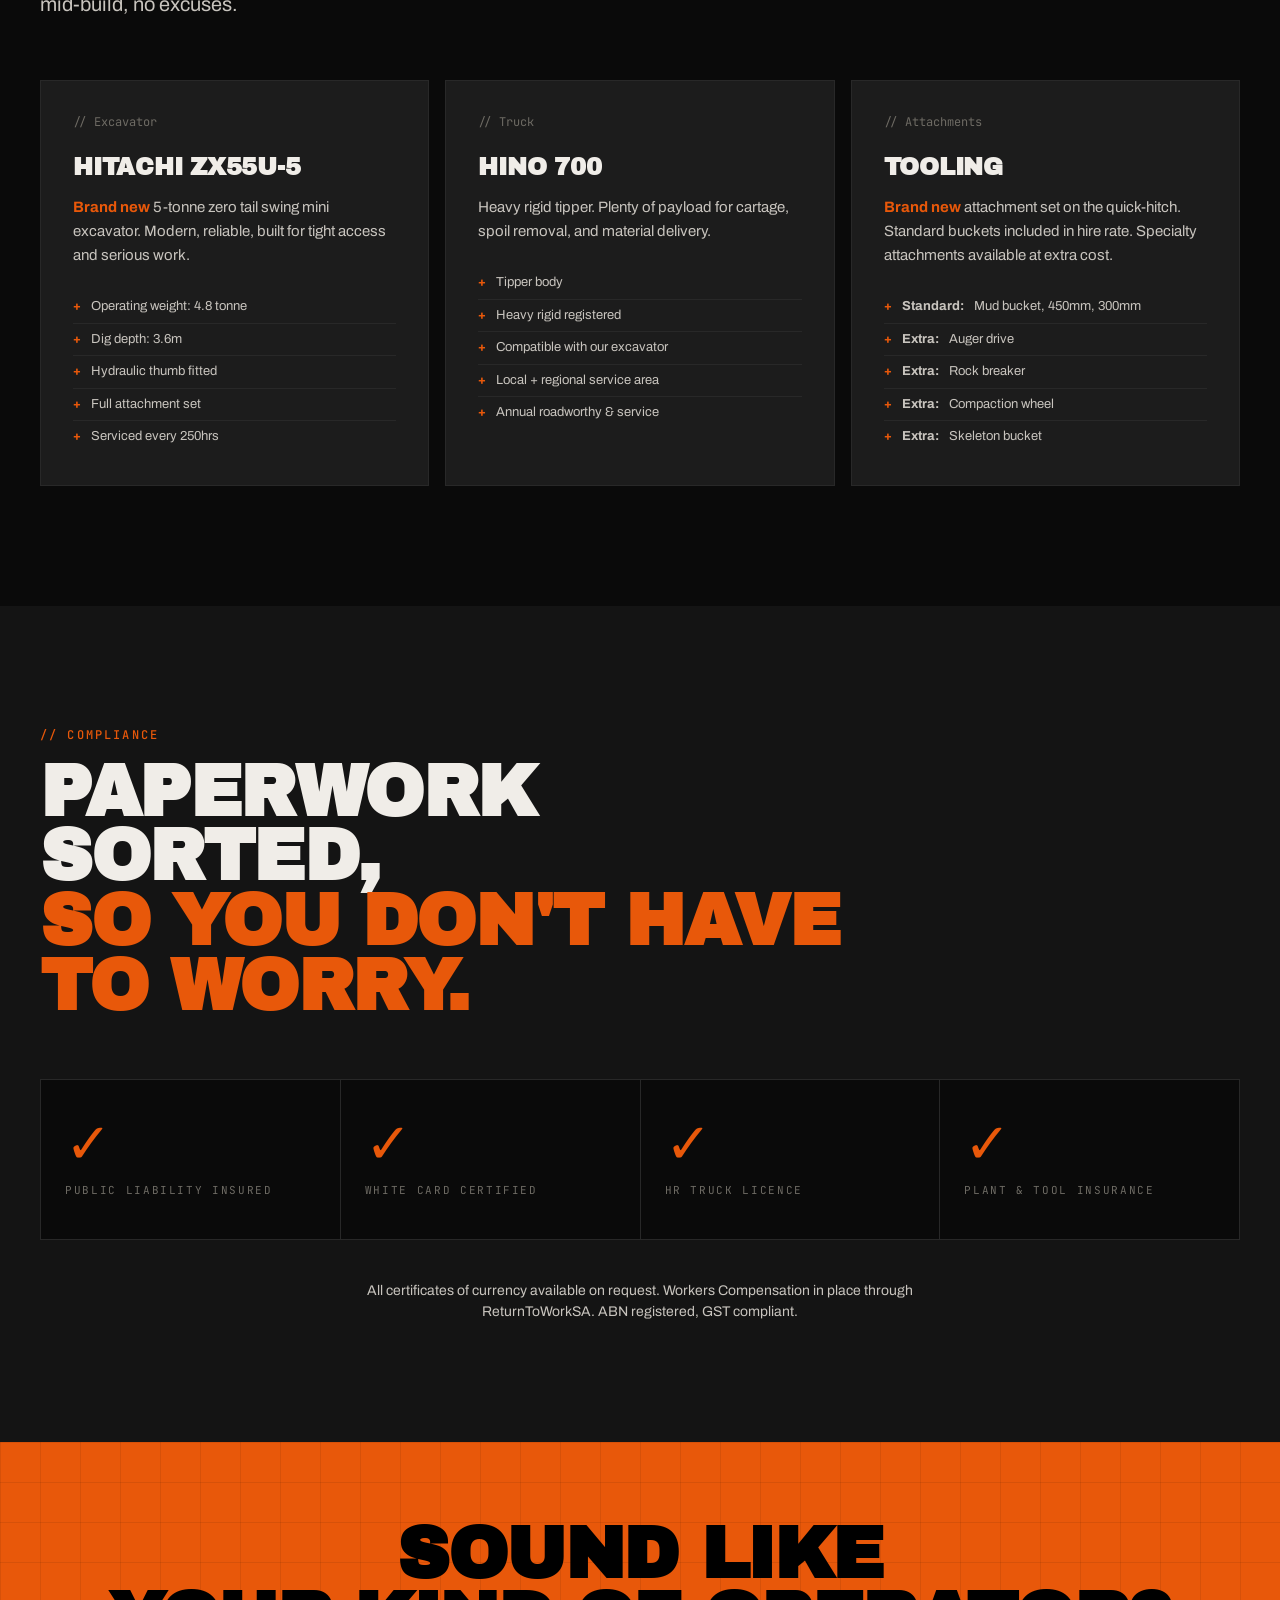
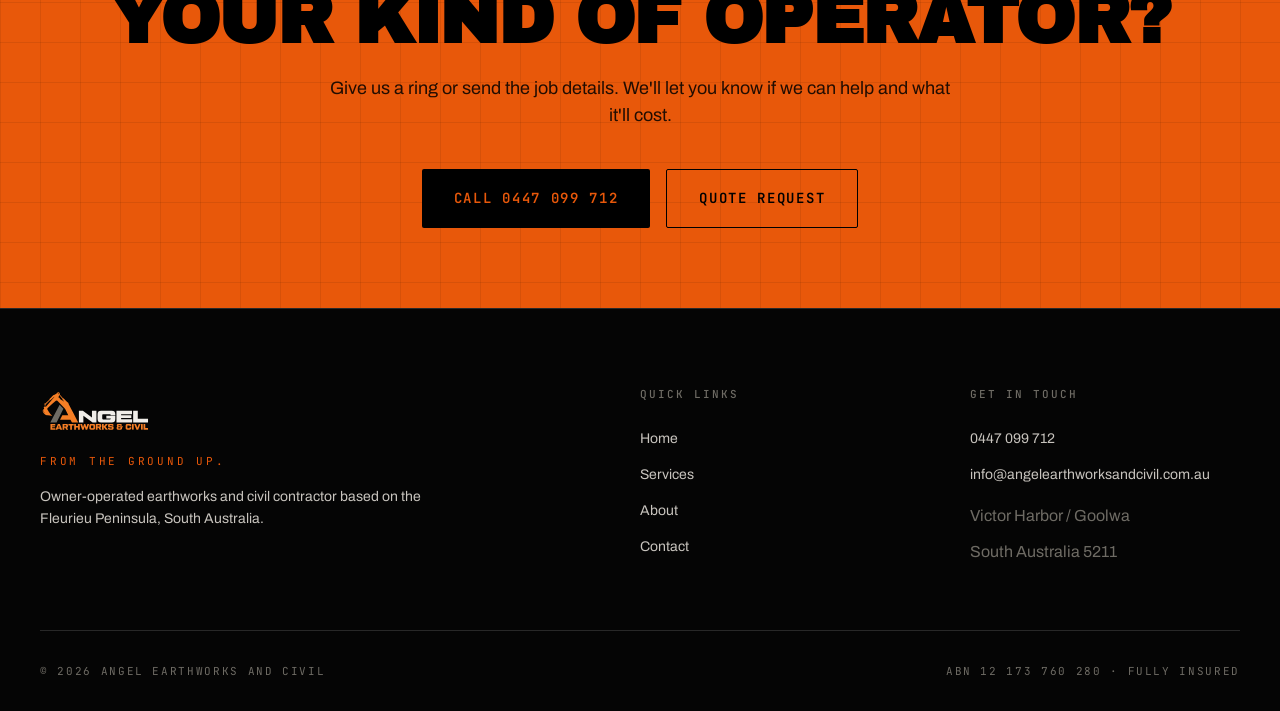
<file: about.html>
<!DOCTYPE html>
<html lang="en-AU">
<head>
<meta charset="UTF-8"/>
<meta name="viewport" content="width=device-width, initial-scale=1.0"/>
<title>About | Angel Earthworks and Civil — Owner-Operated SA Earthworks</title>
<meta name="description" content="Owner-operated earthworks business based on the Fleurieu Peninsula. Jamie Angel and the team — honest work, fair prices, local SA knowledge."/>
<meta name="theme-color" content="#0A0A0A"/>

<link rel="preconnect" href="https://fonts.googleapis.com"/>
<link rel="preconnect" href="https://fonts.gstatic.com" crossorigin/>
<link href="https://fonts.googleapis.com/css2?family=Archivo:wght@400;500;600;700&family=Archivo+Black&family=JetBrains+Mono:wght@400;500;700&display=swap" rel="stylesheet"/>
<link rel="icon" type="image/svg+xml" href="favicon.svg"/>
<link rel="stylesheet" href="styles.css"/>
</head>
<body>

<header class="site-header">
    <div class="container site-header__inner">
        <a href="index.html" class="brand"><img src="logo-dark.svg" alt="Angel Earthworks and Civil" class="brand__logo"/></a>
        <nav class="main-nav">
            <a href="index.html">Home</a>
            <a href="services.html">Services</a>
            <a href="about.html" class="active">About</a>
            <a href="contact.html">Contact</a>
        </nav>
        <div class="header-cta">
            <a href="tel:0447099712" class="btn btn--phone">Call Now</a>
            <button class="menu-toggle" onclick="document.getElementById('drawer').classList.add('open')" aria-label="Menu">
                <span></span><span></span><span></span>
            </button>
        </div>
    </div>
</header>

<div class="mobile-drawer" id="drawer">
    <button class="mobile-drawer__close" onclick="document.getElementById('drawer').classList.remove('open')" aria-label="Close">×</button>
    <nav class="mobile-drawer__nav">
        <a href="index.html">Home</a>
        <a href="services.html">Services</a>
        <a href="about.html">About</a>
        <a href="contact.html">Contact</a>
    </nav>
    <div class="mobile-drawer__footer">
        <p>Call us · 0447 099 712</p>
        <p style="margin-top:8px">Victor Harbor / Goolwa SA</p>
    </div>
</div>

<!-- SUB HERO -->
<section class="subhero">
    <div class="container">
        <div class="subhero__eyebrow text-eyebrow">// 03 — About</div>
        <h1 class="subhero__title h-mega">
            Owner-operated.<br/>
            <span class="text-orange">Properly local.</span>
        </h1>
        <p class="subhero__lead text-lead">
            Angel Earthworks and Civil is owner-operated by Jamie Angel, based on
            the Fleurieu Peninsula in South Australia. Small enough to care about
            every job — proper enough to do it right.
        </p>
    </div>
</section>

<!-- STORY -->
<section class="section">
    <div class="container">
        <div class="split">
            <div>
                <div class="text-eyebrow mb-2">// The story</div>
                <h2 class="h-display mb-3">Built on the<br/><span class="text-orange">Fleurieu.</span></h2>
                <p class="text-lead mb-3">
                    Angel Earthworks started with one machine, one truck, and one rule:
                    do the work properly, charge what's fair, turn up when you said you would.
                </p>
                <p class="text-dim mb-3">
                    We're based out of Victor Harbor and Goolwa, working across the Fleurieu Peninsula
                    and into the wider SA regions. Most of our work is residential and small commercial —
                    home builds, sheds, driveways, drainage, site prep for new constructions.
                </p>
                <p class="text-dim">
                    The earthworks game is full of bigger outfits with bigger overheads. We're not trying
                    to be them. We're trying to be the bloke you call when you want straightforward work
                    by someone who actually gives a stuff about the job.
                </p>
            </div>
            <div class="image-block" data-label="// ON THE JOB">
                <img src="images/both-machines.jpg" alt="Angel Earthworks Hitachi excavator and Hino tipper truck on site"/>
            </div>
        </div>
    </div>
</section>

<!-- VALUES -->
<section class="section section--dark">
    <div class="container">
        <div class="section-header">
            <div class="section-header__eyebrow text-eyebrow">// How we operate</div>
            <h2 class="section-header__title h-display">
                Four things we<br/>
                <span class="text-orange">won't compromise on.</span>
            </h2>
        </div>

        <div class="why-grid">
            <div class="why-item">
                <div class="why-item__icon">
                    <svg viewBox="0 0 24 24" fill="none" stroke="currentColor" stroke-width="2.5">
                        <path d="M12 2L2 7l10 5 10-5-10-5z"/>
                    </svg>
                </div>
                <h3 class="why-item__title">Honest Quotes</h3>
                <p class="why-item__body">
                    Every quote is itemised. Hours, rates, attachments, GST — all spelled out.
                    No vague lump sums or surprise extras at invoice time.
                </p>
            </div>

            <div class="why-item">
                <div class="why-item__icon">
                    <svg viewBox="0 0 24 24" fill="none" stroke="currentColor" stroke-width="2.5">
                        <circle cx="12" cy="12" r="10"/>
                        <path d="M12 6v6l4 2"/>
                    </svg>
                </div>
                <h3 class="why-item__title">Time Respect</h3>
                <p class="why-item__body">
                    On a build, your time is money. If we say 7am Monday, we'll be there 7am Monday.
                    If something changes, you hear it from us first — not when you're waiting on site.
                </p>
            </div>

            <div class="why-item">
                <div class="why-item__icon">
                    <svg viewBox="0 0 24 24" fill="none" stroke="currentColor" stroke-width="2.5">
                        <path d="M9 12l2 2 4-4M21 12a9 9 0 11-18 0 9 9 0 0118 0z"/>
                    </svg>
                </div>
                <h3 class="why-item__title">Clean Sites</h3>
                <p class="why-item__body">
                    We leave the site tidier than we found it. Spoil cleared, work area swept,
                    no rubbish left behind. It's our name on the job.
                </p>
            </div>

            <div class="why-item">
                <div class="why-item__icon">
                    <svg viewBox="0 0 24 24" fill="none" stroke="currentColor" stroke-width="2.5">
                        <path d="M21 10c0 7-9 13-9 13s-9-6-9-13a9 9 0 0118 0z"/>
                        <circle cx="12" cy="10" r="3"/>
                    </svg>
                </div>
                <h3 class="why-item__title">Local Care</h3>
                <p class="why-item__body">
                    We live here. We see our work every day driving past. That keeps us honest
                    in a way an outfit from outside the region never can be.
                </p>
            </div>
        </div>
    </div>
</section>

<!-- EQUIPMENT -->
<section class="section">
    <div class="container">
        <div class="section-header">
            <div class="section-header__eyebrow text-eyebrow">// The fleet</div>
            <h2 class="section-header__title h-display">
                Brand new gear,<br/>
                <span class="text-orange">no breakdowns.</span>
            </h2>
            <p class="section-header__lead text-lead">
                Our excavator and full attachment set are brand new — modern, properly maintained,
                and reliable on the job. No clapped-out gear, no breakdowns mid-build, no excuses.
            </p>
        </div>

        <div class="services">
            <div class="service-card">
                <span class="service-card__num">// Excavator</span>
                <h3 class="service-card__title">Hitachi ZX55U-5</h3>
                <p class="service-card__body">
                    <strong class="text-orange">Brand new</strong> 5-tonne zero tail swing mini excavator.
                    Modern, reliable, built for tight access and serious work.
                </p>
                <ul class="service-card__list">
                    <li>Operating weight: 4.8 tonne</li>
                    <li>Dig depth: 3.6m</li>
                    <li>Hydraulic thumb fitted</li>
                    <li>Full attachment set</li>
                    <li>Serviced every 250hrs</li>
                </ul>
            </div>

            <div class="service-card">
                <span class="service-card__num">// Truck</span>
                <h3 class="service-card__title">Hino 700</h3>
                <p class="service-card__body">
                    Heavy rigid tipper. Plenty of payload for cartage, spoil removal, and material delivery.
                </p>
                <ul class="service-card__list">
                    <li>Tipper body</li>
                    <li>Heavy rigid registered</li>
                    <li>Compatible with our excavator</li>
                    <li>Local + regional service area</li>
                    <li>Annual roadworthy &amp; service</li>
                </ul>
            </div>

            <div class="service-card">
                <span class="service-card__num">// Attachments</span>
                <h3 class="service-card__title">Tooling</h3>
                <p class="service-card__body">
                    <strong class="text-orange">Brand new</strong> attachment set on the quick-hitch.
                    Standard buckets included in hire rate. Specialty attachments available at extra cost.
                </p>
                <ul class="service-card__list">
                    <li><strong>Standard:</strong> Mud bucket, 450mm, 300mm</li>
                    <li><strong>Extra:</strong> Auger drive</li>
                    <li><strong>Extra:</strong> Rock breaker</li>
                    <li><strong>Extra:</strong> Compaction wheel</li>
                    <li><strong>Extra:</strong> Skeleton bucket</li>
                </ul>
            </div>
        </div>
    </div>
</section>

<!-- CREDENTIALS -->
<section class="section section--elev">
    <div class="container">
        <div class="section-header">
            <div class="section-header__eyebrow text-eyebrow">// Compliance</div>
            <h2 class="section-header__title h-display">
                Paperwork sorted,<br/>
                <span class="text-orange">so you don't have to worry.</span>
            </h2>
        </div>

        <div class="stats-band">
            <div class="stat">
                <div class="stat__num">✓</div>
                <div class="stat__label">Public Liability Insured</div>
            </div>
            <div class="stat">
                <div class="stat__num">✓</div>
                <div class="stat__label">White Card Certified</div>
            </div>
            <div class="stat">
                <div class="stat__num">✓</div>
                <div class="stat__label">HR Truck Licence</div>
            </div>
            <div class="stat">
                <div class="stat__num">✓</div>
                <div class="stat__label">Plant &amp; Tool Insurance</div>
            </div>
        </div>

        <p class="text-dim mt-4 text-center" style="max-width:640px;margin-left:auto;margin-right:auto;font-size:14px">
            All certificates of currency available on request. Workers Compensation in place
            through ReturnToWorkSA. ABN registered, GST compliant.
        </p>
    </div>
</section>

<!-- CTA BAND -->
<section class="cta-band">
    <div class="container cta-band__inner">
        <h2 class="cta-band__title">Sound like<br/>your kind of operator?</h2>
        <p class="cta-band__lead">
            Give us a ring or send the job details. We'll let you know if we can help and what it'll cost.
        </p>
        <div class="cta-band__ctas">
            <a href="tel:0447099712" class="btn btn--primary btn--large">Call 0447 099 712</a>
            <a href="contact.html" class="btn btn--outline btn--large">Quote Request</a>
        </div>
    </div>
</section>

<!-- FOOTER -->
<footer class="site-footer">
    <div class="container">
        <div class="footer-grid">
            <div class="footer-col">
                <a href="index.html" class="brand" style="margin-bottom:20px"><img src="logo-dark.svg" alt="Angel Earthworks and Civil" class="brand__logo"/></a>
                <p style="font-family:var(--font-mono);font-size:11px;letter-spacing:0.25em;text-transform:uppercase;color:var(--color-orange);margin-top:16px">From the ground up.</p>
                <p class="text-dim" style="font-size:14px;line-height:1.6;margin-top:16px;max-width:400px">
                    Owner-operated earthworks and civil contractor based on the Fleurieu Peninsula,
                    South Australia.
                </p>
            </div>
            <div class="footer-col">
                <h3 class="footer-col__heading">Quick Links</h3>
                <ul>
                    <li><a href="index.html">Home</a></li>
                    <li><a href="services.html">Services</a></li>
                    <li><a href="about.html">About</a></li>
                    <li><a href="contact.html">Contact</a></li>
                </ul>
            </div>
            <div class="footer-col">
                <h3 class="footer-col__heading">Get in Touch</h3>
                <ul>
                    <li><a href="tel:0447099712">0447 099 712</a></li>
                    <li><a href="mailto:info@angelearthworksandcivil.com.au">info@angelearthworksandcivil.com.au</a></li>
                    <li class="text-mute" style="padding-top:12px">Victor Harbor / Goolwa</li>
                    <li class="text-mute">South Australia 5211</li>
                </ul>
            </div>
        </div>
        <div class="footer-bottom">
            <span>© 2026 Angel Earthworks and Civil</span>
            <span>ABN 12 173 760 280 · Fully insured</span>
        </div>
    </div>
</footer>

<script src="script.js"></script>
</body>
</html>
</file>
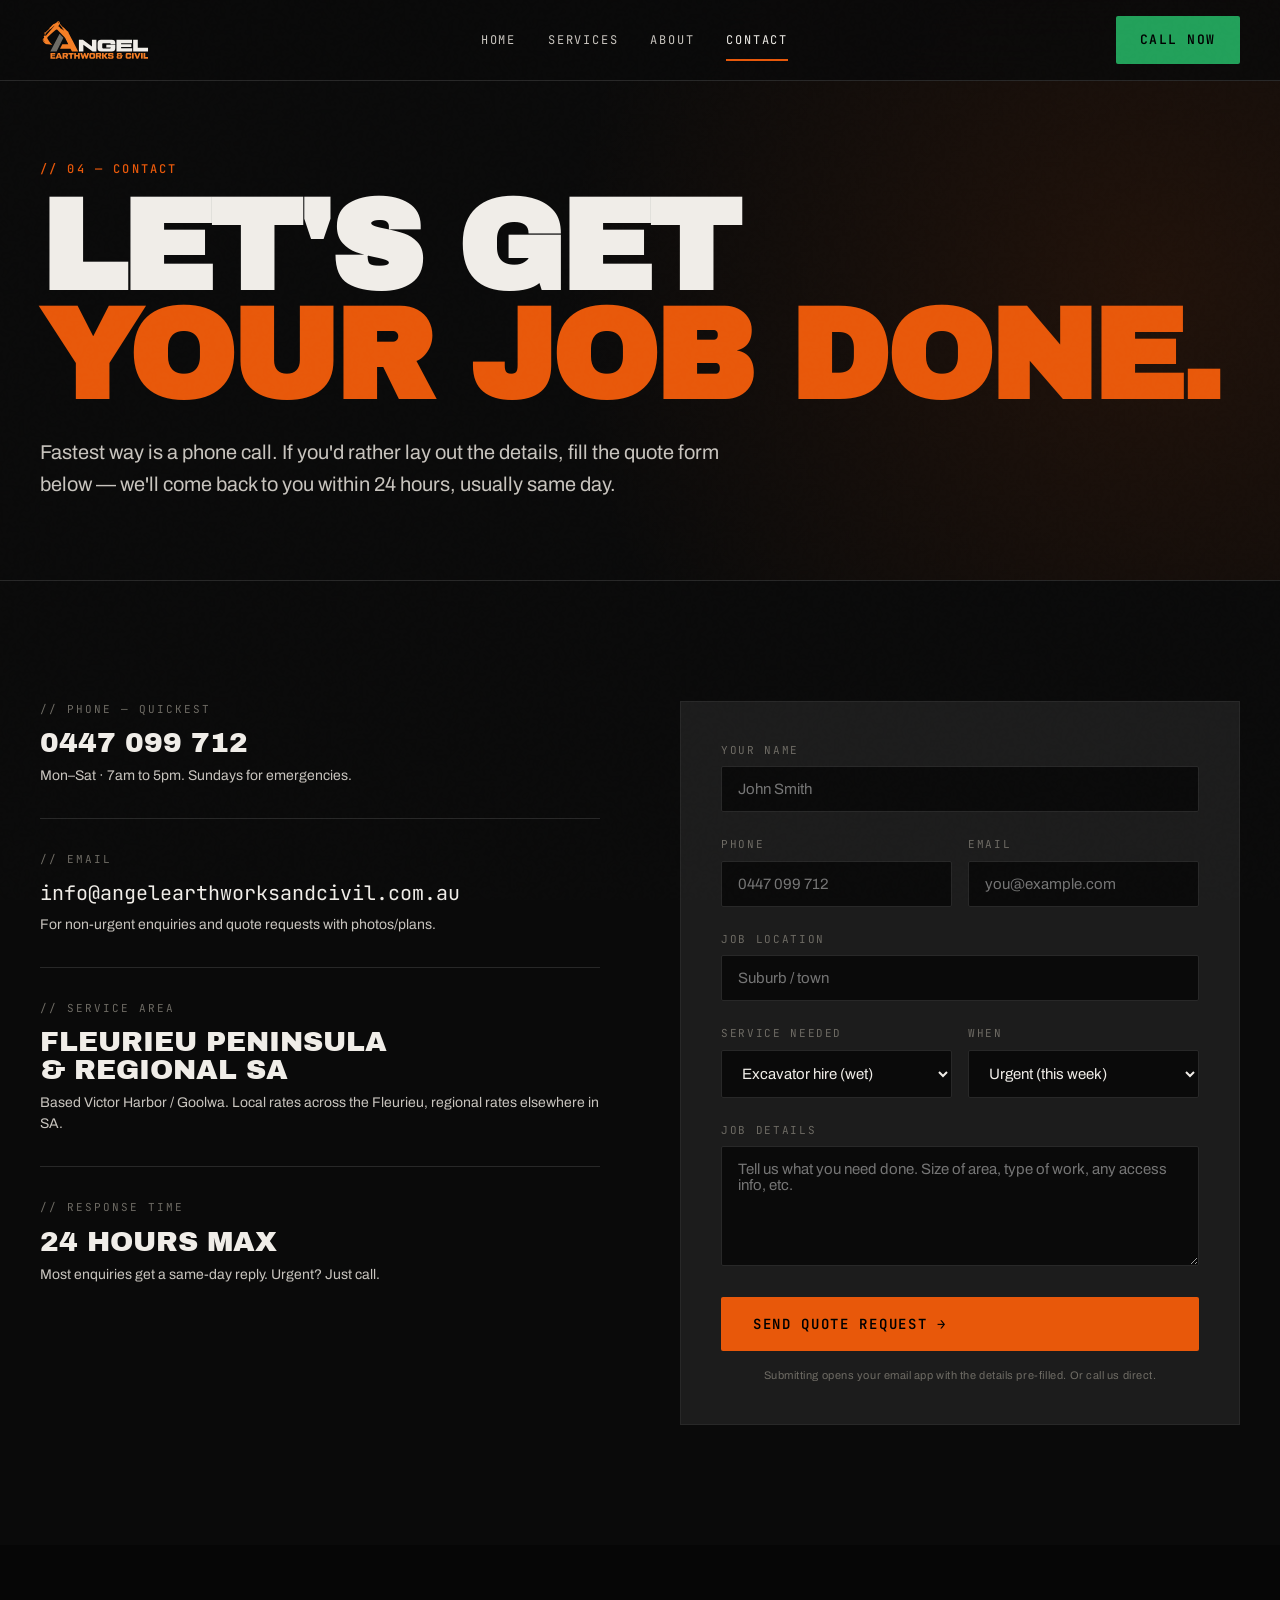
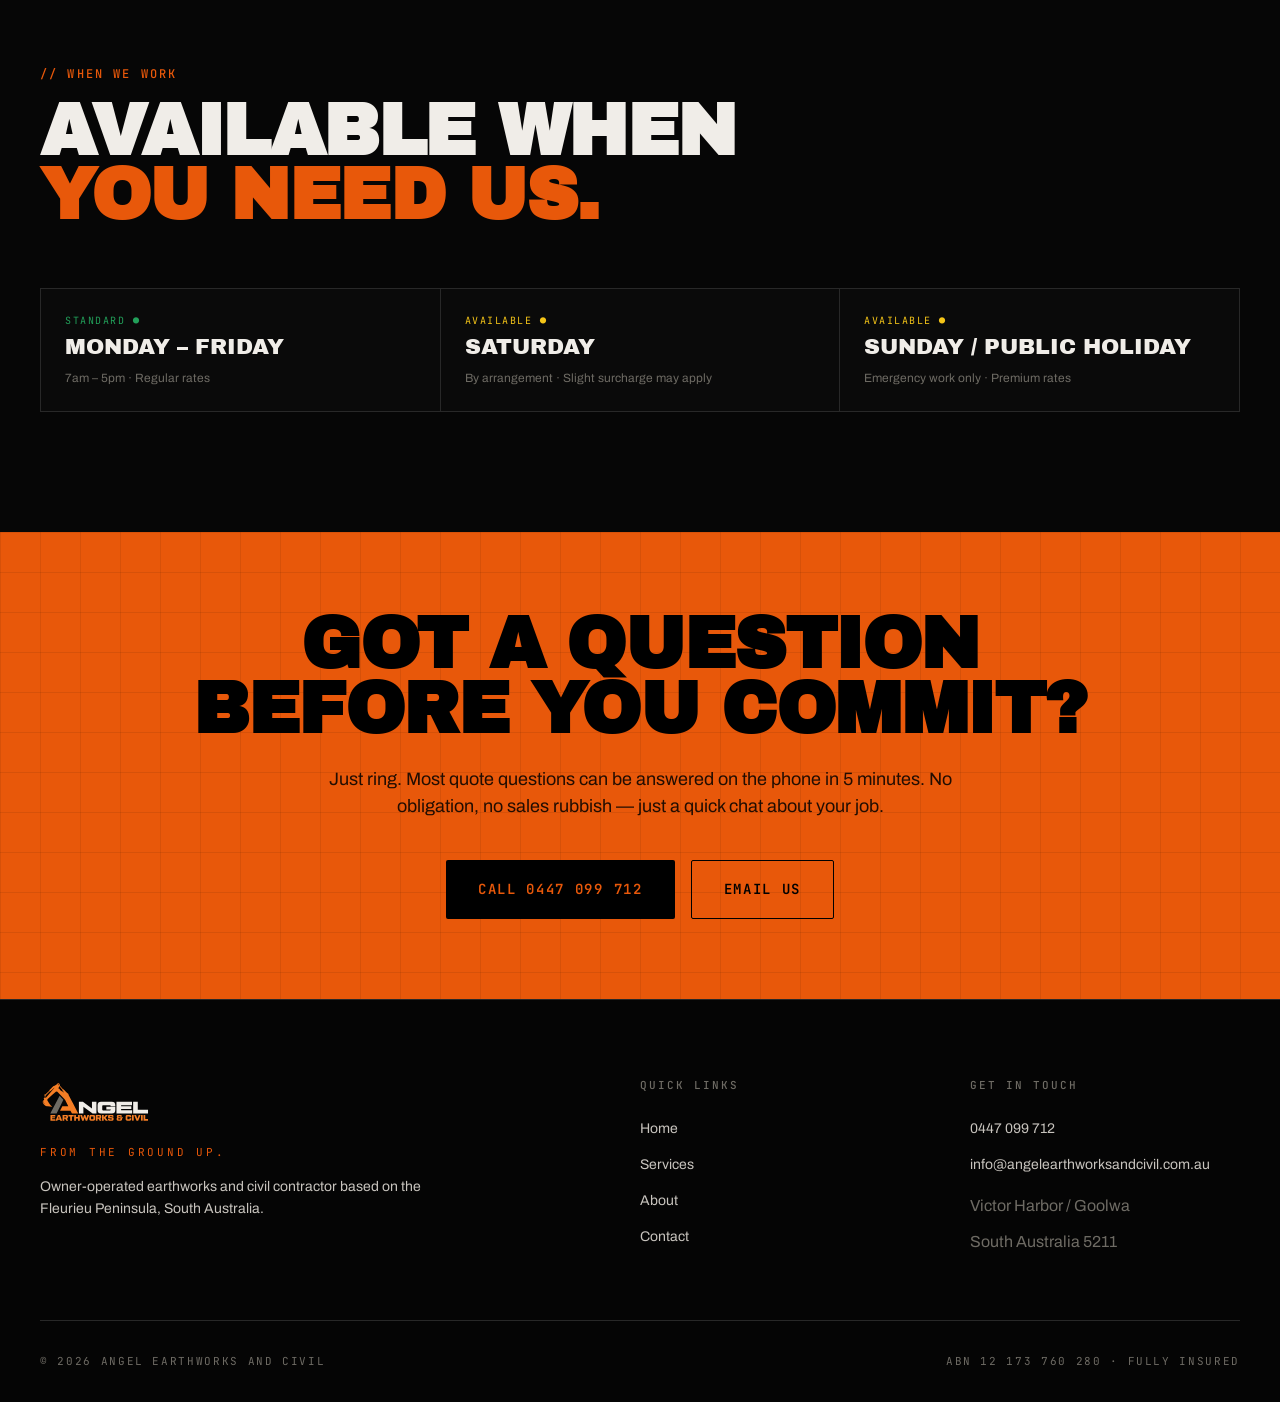
<file: contact.html>
<!DOCTYPE html>
<html lang="en-AU">
<head>
<meta charset="UTF-8"/>
<meta name="viewport" content="width=device-width, initial-scale=1.0"/>
<title>Contact | Angel Earthworks and Civil — Quote Request, Fleurieu SA</title>
<meta name="description" content="Get a free quote for earthworks, excavator hire, tipper hire or civil works on the Fleurieu Peninsula or wider SA. Call or fill the quote form."/>
<meta name="theme-color" content="#0A0A0A"/>

<link rel="preconnect" href="https://fonts.googleapis.com"/>
<link rel="preconnect" href="https://fonts.gstatic.com" crossorigin/>
<link href="https://fonts.googleapis.com/css2?family=Archivo:wght@400;500;600;700&family=Archivo+Black&family=JetBrains+Mono:wght@400;500;700&display=swap" rel="stylesheet"/>
<link rel="icon" type="image/svg+xml" href="favicon.svg"/>
<link rel="stylesheet" href="styles.css"/>
</head>
<body>

<header class="site-header">
    <div class="container site-header__inner">
        <a href="index.html" class="brand"><img src="logo-dark.svg" alt="Angel Earthworks and Civil" class="brand__logo"/></a>
        <nav class="main-nav">
            <a href="index.html">Home</a>
            <a href="services.html">Services</a>
            <a href="about.html">About</a>
            <a href="contact.html" class="active">Contact</a>
        </nav>
        <div class="header-cta">
            <a href="tel:0447099712" class="btn btn--phone">Call Now</a>
            <button class="menu-toggle" onclick="document.getElementById('drawer').classList.add('open')" aria-label="Menu">
                <span></span><span></span><span></span>
            </button>
        </div>
    </div>
</header>

<div class="mobile-drawer" id="drawer">
    <button class="mobile-drawer__close" onclick="document.getElementById('drawer').classList.remove('open')" aria-label="Close">×</button>
    <nav class="mobile-drawer__nav">
        <a href="index.html">Home</a>
        <a href="services.html">Services</a>
        <a href="about.html">About</a>
        <a href="contact.html">Contact</a>
    </nav>
    <div class="mobile-drawer__footer">
        <p>Call us · 0447 099 712</p>
        <p style="margin-top:8px">Victor Harbor / Goolwa SA</p>
    </div>
</div>

<!-- SUB HERO -->
<section class="subhero">
    <div class="container">
        <div class="subhero__eyebrow text-eyebrow">// 04 — Contact</div>
        <h1 class="subhero__title h-mega">
            Let's get<br/>
            <span class="text-orange">your job done.</span>
        </h1>
        <p class="subhero__lead text-lead">
            Fastest way is a phone call. If you'd rather lay out the details, fill the quote form below —
            we'll come back to you within 24 hours, usually same day.
        </p>
    </div>
</section>

<!-- CONTACT -->
<section class="section">
    <div class="container">
        <div class="contact-grid">
            <!-- INFO -->
            <div class="contact-info">
                <div class="contact-info__item">
                    <div class="contact-info__label">// Phone — quickest</div>
                    <div class="contact-info__value"><a href="tel:0447099712">0447 099 712</a></div>
                    <p class="contact-info__sub">Mon–Sat · 7am to 5pm. Sundays for emergencies.</p>
                </div>
                <div class="contact-info__item">
                    <div class="contact-info__label">// Email</div>
                    <div class="contact-info__value contact-info__value--email"><a href="mailto:info@angelearthworksandcivil.com.au">info@angelearthworksandcivil.com.au</a></div>
                    <p class="contact-info__sub">For non-urgent enquiries and quote requests with photos/plans.</p>
                </div>
                <div class="contact-info__item">
                    <div class="contact-info__label">// Service area</div>
                    <div class="contact-info__value">Fleurieu Peninsula<br/>&amp; Regional SA</div>
                    <p class="contact-info__sub">
                        Based Victor Harbor / Goolwa. Local rates across the Fleurieu, regional rates elsewhere in SA.
                    </p>
                </div>
                <div class="contact-info__item">
                    <div class="contact-info__label">// Response time</div>
                    <div class="contact-info__value">24 Hours Max</div>
                    <p class="contact-info__sub">Most enquiries get a same-day reply. Urgent? Just call.</p>
                </div>
            </div>

            <!-- FORM -->
            <form class="form" onsubmit="return submitQuoteForm(event)">
                <div class="form__group">
                    <label for="qf-name">Your Name</label>
                    <input id="qf-name" name="name" type="text" placeholder="John Smith" required/>
                </div>

                <div class="form__group form__group--row">
                    <div>
                        <label for="qf-phone">Phone</label>
                        <input id="qf-phone" name="phone" type="tel" placeholder="0447 099 712" required/>
                    </div>
                    <div>
                        <label for="qf-email">Email</label>
                        <input id="qf-email" name="email" type="email" placeholder="you@example.com"/>
                    </div>
                </div>

                <div class="form__group">
                    <label for="qf-location">Job Location</label>
                    <input id="qf-location" name="location" type="text" placeholder="Suburb / town"/>
                </div>

                <div class="form__group form__group--row">
                    <div>
                        <label for="qf-service">Service Needed</label>
                        <select id="qf-service" name="service">
                            <option>Excavator hire (wet)</option>
                            <option>Excavator hire (dry)</option>
                            <option>Tipper truck hire</option>
                            <option>Block prep / pad preparation</option>
                            <option>Bulk earthworks</option>
                            <option>Footings / trenching</option>
                            <option>Post hole / footing drilling</option>
                            <option>Rock breaking</option>
                            <option>Pool dig</option>
                            <option>Wastewater / septic dig</option>
                            <option>Driveway / access track</option>
                            <option>Drainage / stormwater</option>
                            <option>Site clearing</option>
                            <option>Other / not sure</option>
                        </select>
                    </div>
                    <div>
                        <label for="qf-timing">When</label>
                        <select id="qf-timing" name="timing">
                            <option>Urgent (this week)</option>
                            <option>Within 2 weeks</option>
                            <option>This month</option>
                            <option>Next month or later</option>
                            <option>Flexible / just exploring</option>
                        </select>
                    </div>
                </div>

                <div class="form__group">
                    <label for="qf-details">Job Details</label>
                    <textarea id="qf-details" name="details" placeholder="Tell us what you need done. Size of area, type of work, any access info, etc." maxlength="1500" required></textarea>
                </div>

                <button type="submit" class="btn btn--primary btn--large" style="width:100%">
                    Send Quote Request →
                </button>
                <p class="text-mute" style="font-size:11px;text-align:center;margin-top:16px;letter-spacing:0.05em">
                    Submitting opens your email app with the details pre-filled. Or call us direct.
                </p>
            </form>
        </div>
    </div>
</section>

<!-- WORK HOURS -->
<section class="section section--dark">
    <div class="container">
        <div class="section-header">
            <div class="section-header__eyebrow text-eyebrow">// When we work</div>
            <h2 class="section-header__title h-display">
                Available when<br/>
                <span class="text-orange">you need us.</span>
            </h2>
        </div>

        <div class="areas">
            <div class="area">
                <div class="area__type area__type--local">Standard ●</div>
                <div class="area__name">Monday – Friday</div>
                <div class="area__suburbs">7am – 5pm · Regular rates</div>
            </div>
            <div class="area">
                <div class="area__type area__type--regional">Available ●</div>
                <div class="area__name">Saturday</div>
                <div class="area__suburbs">By arrangement · Slight surcharge may apply</div>
            </div>
            <div class="area">
                <div class="area__type area__type--regional">Available ●</div>
                <div class="area__name">Sunday / Public Holiday</div>
                <div class="area__suburbs">Emergency work only · Premium rates</div>
            </div>
        </div>
    </div>
</section>

<!-- CTA BAND -->
<section class="cta-band">
    <div class="container cta-band__inner">
        <h2 class="cta-band__title">Got a question<br/>before you commit?</h2>
        <p class="cta-band__lead">
            Just ring. Most quote questions can be answered on the phone in 5 minutes.
            No obligation, no sales rubbish — just a quick chat about your job.
        </p>
        <div class="cta-band__ctas">
            <a href="tel:0447099712" class="btn btn--primary btn--large">Call 0447 099 712</a>
            <a href="mailto:info@angelearthworksandcivil.com.au" class="btn btn--outline btn--large">Email Us</a>
        </div>
    </div>
</section>

<!-- FOOTER -->
<footer class="site-footer">
    <div class="container">
        <div class="footer-grid">
            <div class="footer-col">
                <a href="index.html" class="brand" style="margin-bottom:20px"><img src="logo-dark.svg" alt="Angel Earthworks and Civil" class="brand__logo"/></a>
                <p style="font-family:var(--font-mono);font-size:11px;letter-spacing:0.25em;text-transform:uppercase;color:var(--color-orange);margin-top:16px">From the ground up.</p>
                <p class="text-dim" style="font-size:14px;line-height:1.6;margin-top:16px;max-width:400px">
                    Owner-operated earthworks and civil contractor based on the Fleurieu Peninsula,
                    South Australia.
                </p>
            </div>
            <div class="footer-col">
                <h3 class="footer-col__heading">Quick Links</h3>
                <ul>
                    <li><a href="index.html">Home</a></li>
                    <li><a href="services.html">Services</a></li>
                    <li><a href="about.html">About</a></li>
                    <li><a href="contact.html">Contact</a></li>
                </ul>
            </div>
            <div class="footer-col">
                <h3 class="footer-col__heading">Get in Touch</h3>
                <ul>
                    <li><a href="tel:0447099712">0447 099 712</a></li>
                    <li><a href="mailto:info@angelearthworksandcivil.com.au">info@angelearthworksandcivil.com.au</a></li>
                    <li class="text-mute" style="padding-top:12px">Victor Harbor / Goolwa</li>
                    <li class="text-mute">South Australia 5211</li>
                </ul>
            </div>
        </div>
        <div class="footer-bottom">
            <span>© 2026 Angel Earthworks and Civil</span>
            <span>ABN 12 173 760 280 · Fully insured</span>
        </div>
    </div>
</footer>

<script src="script.js"></script>
</body>
</html>
</file>
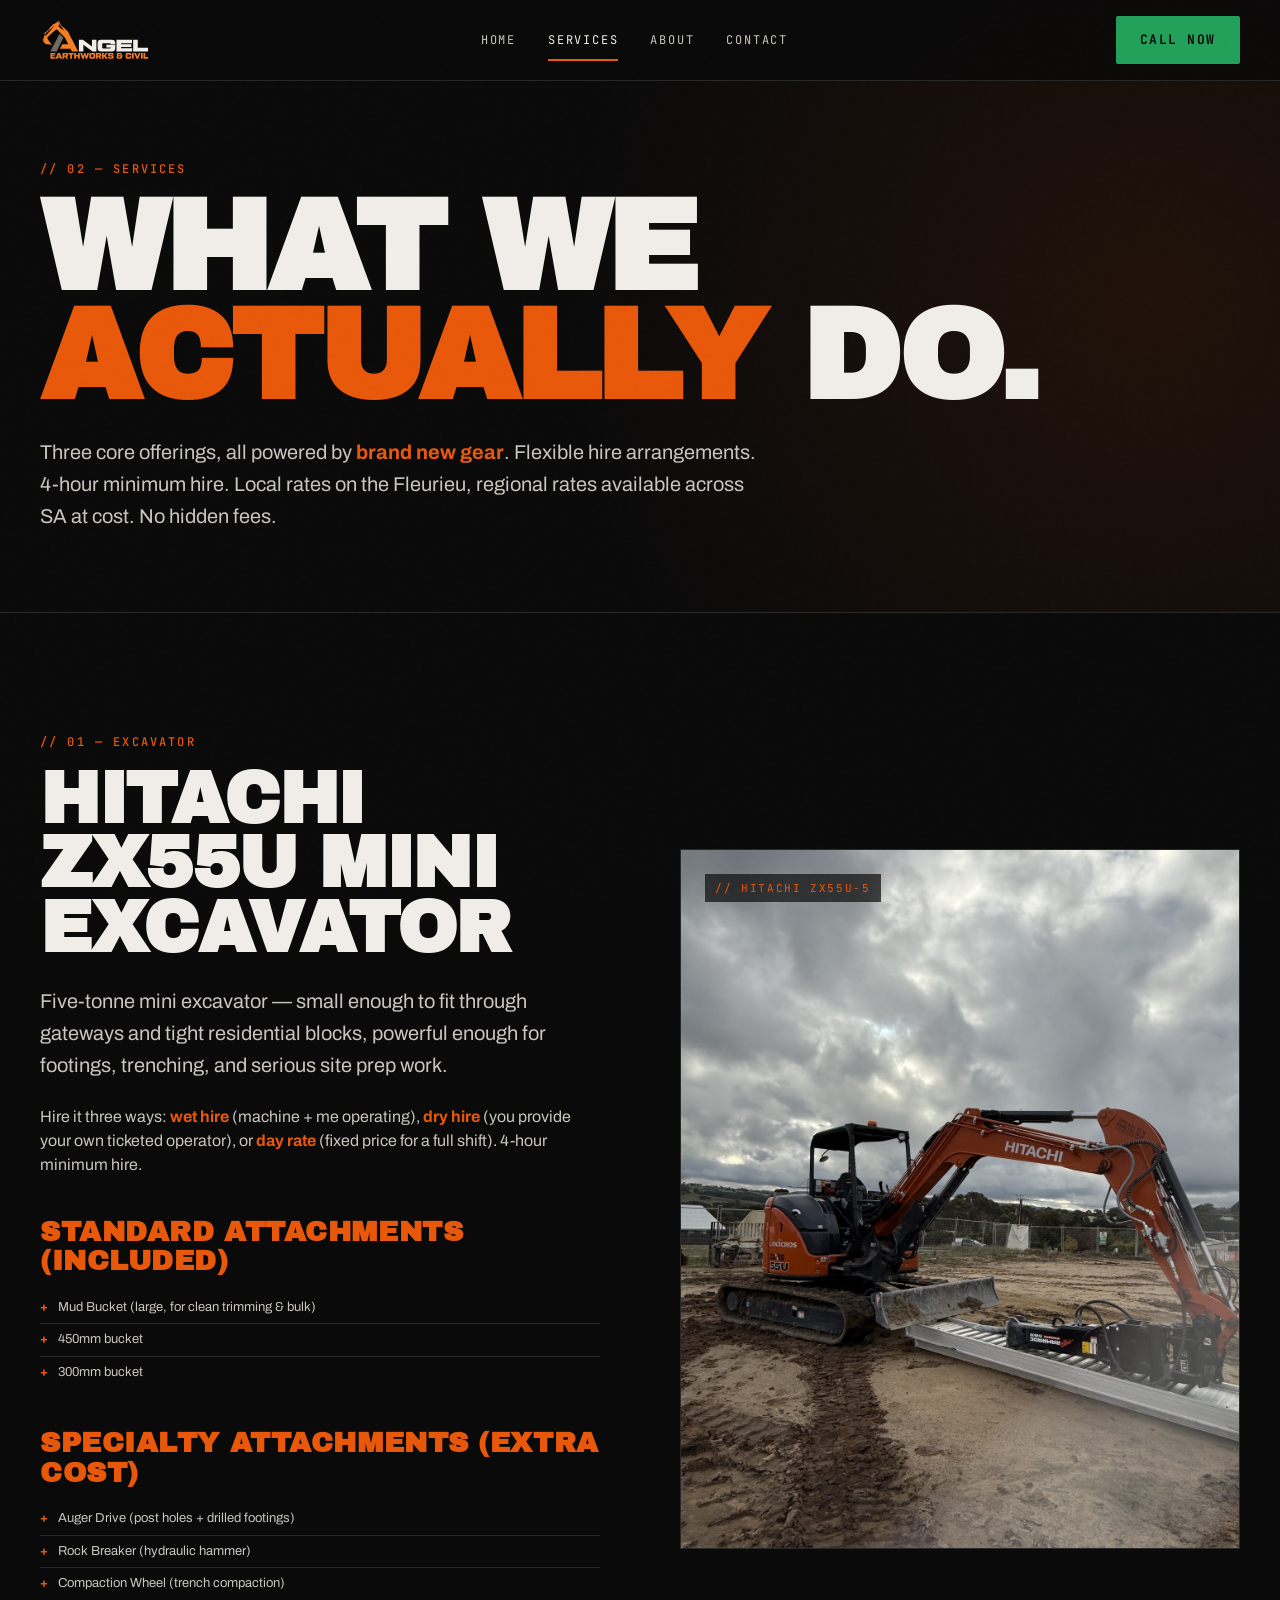
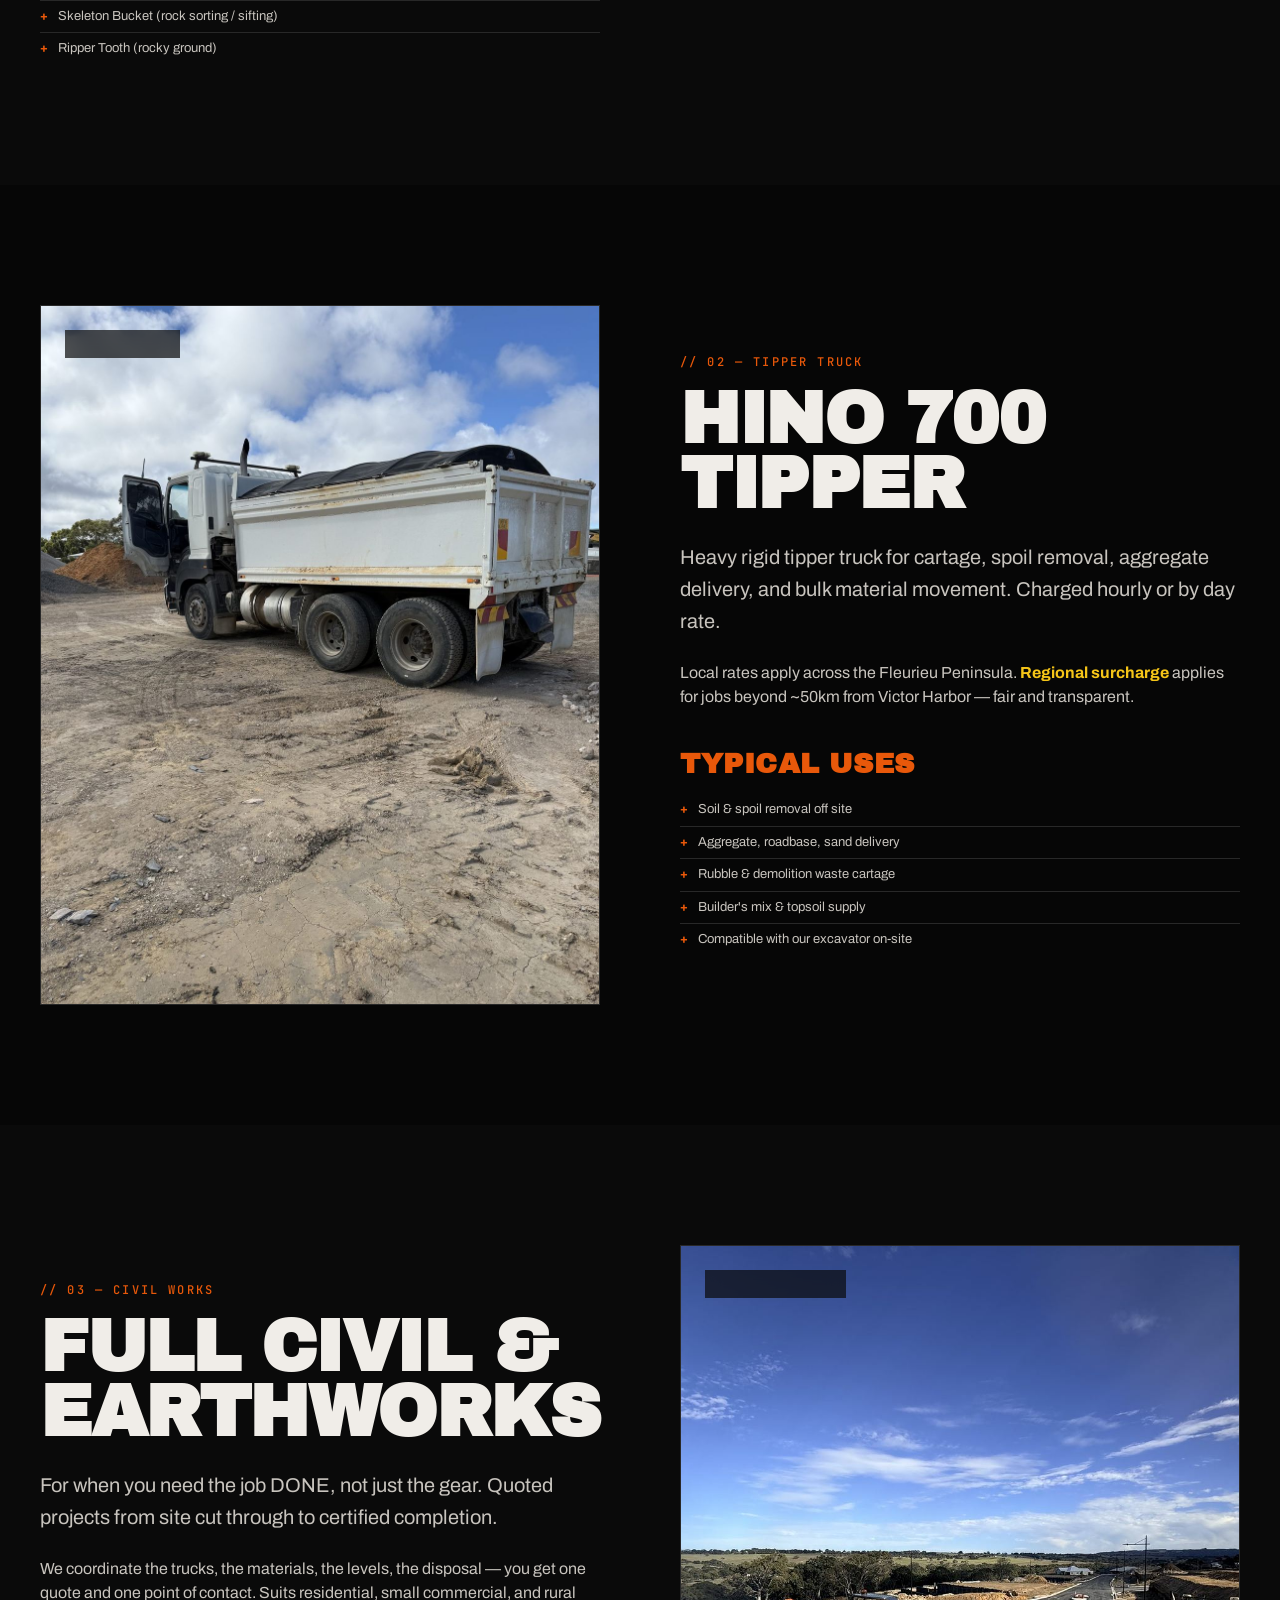
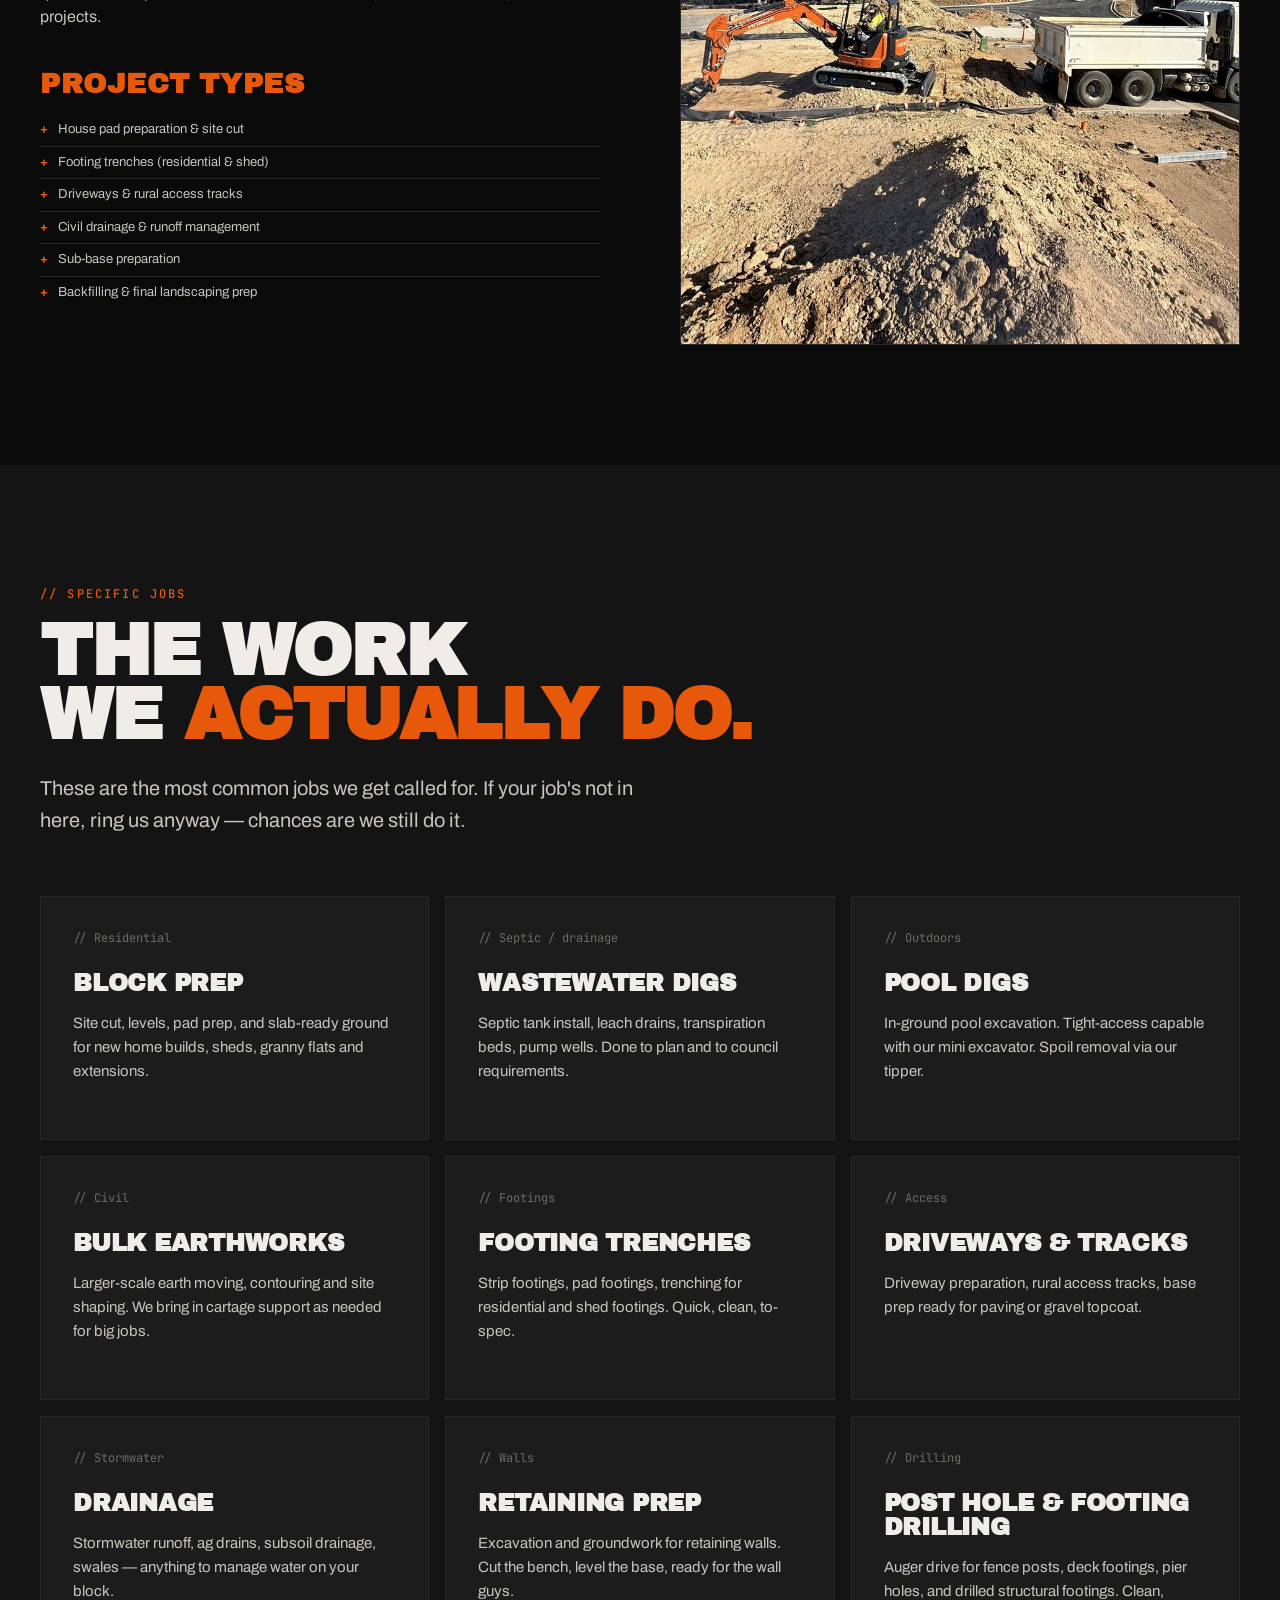
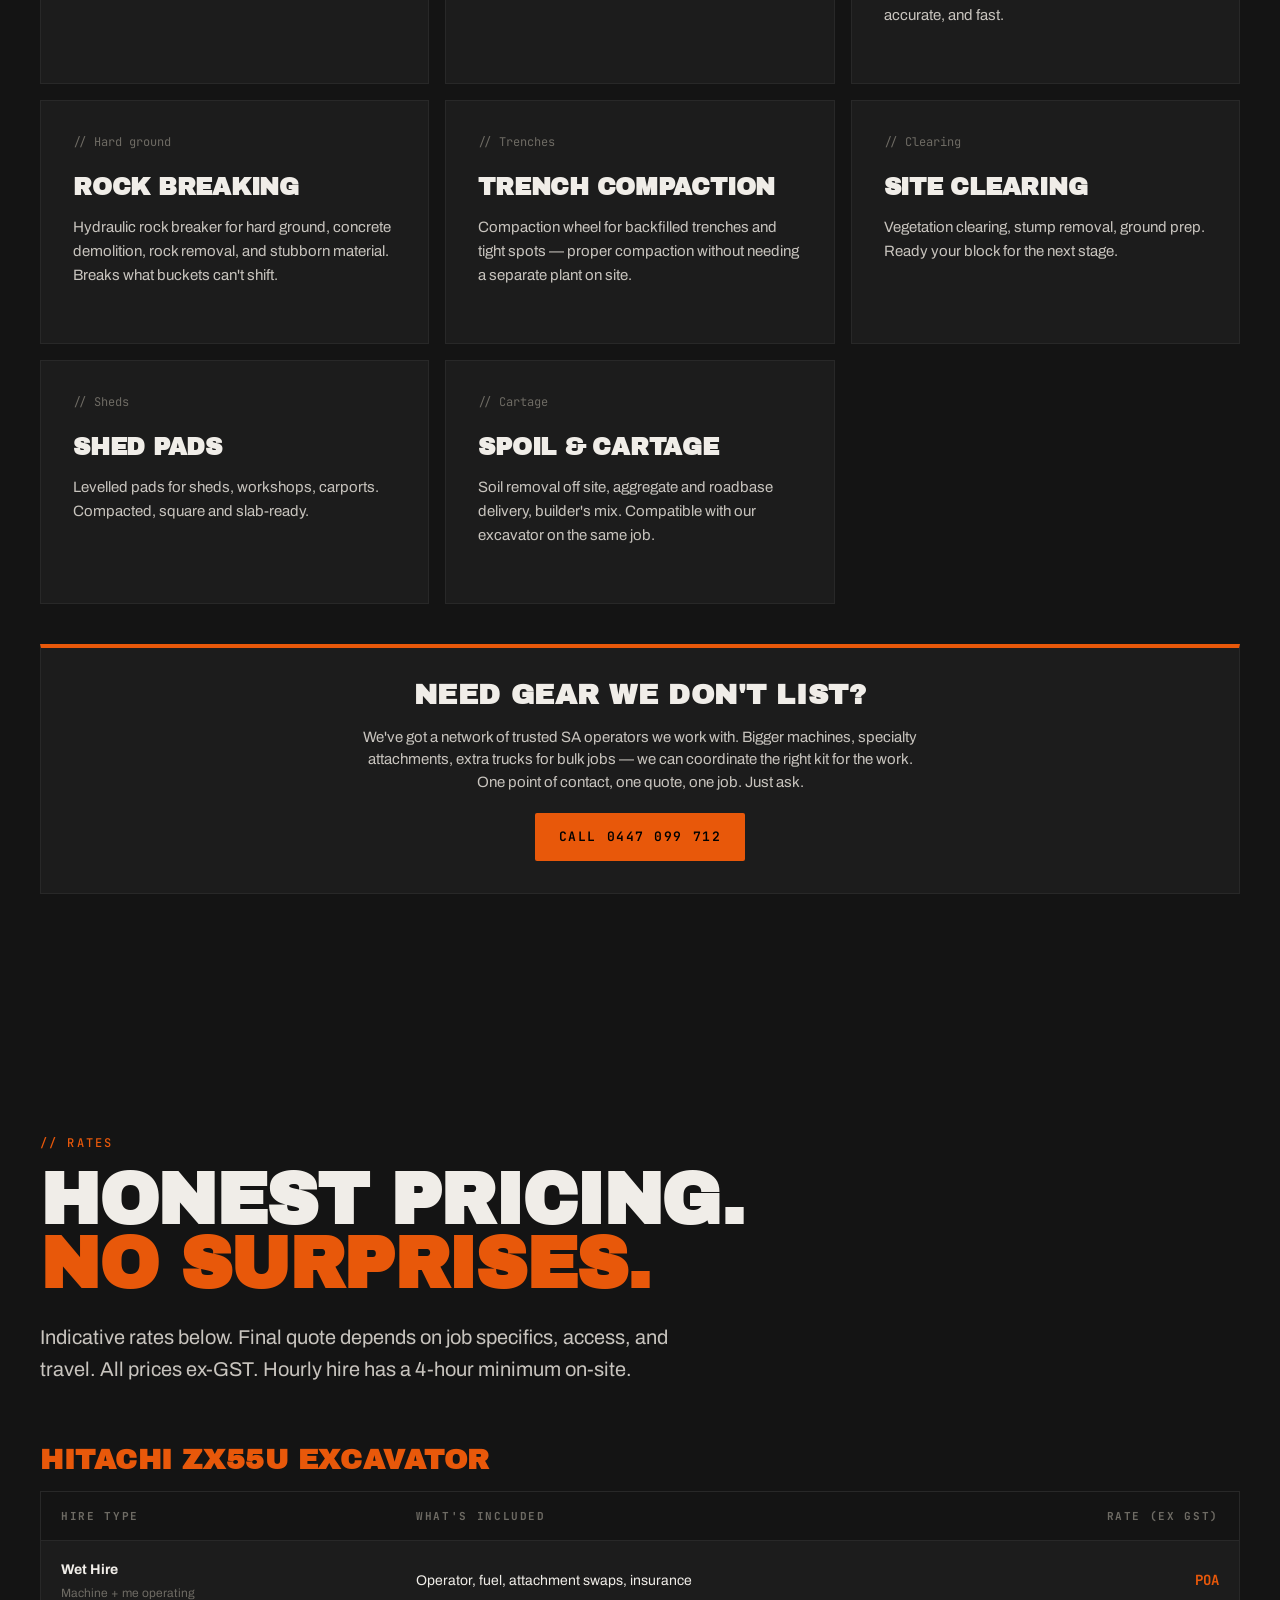
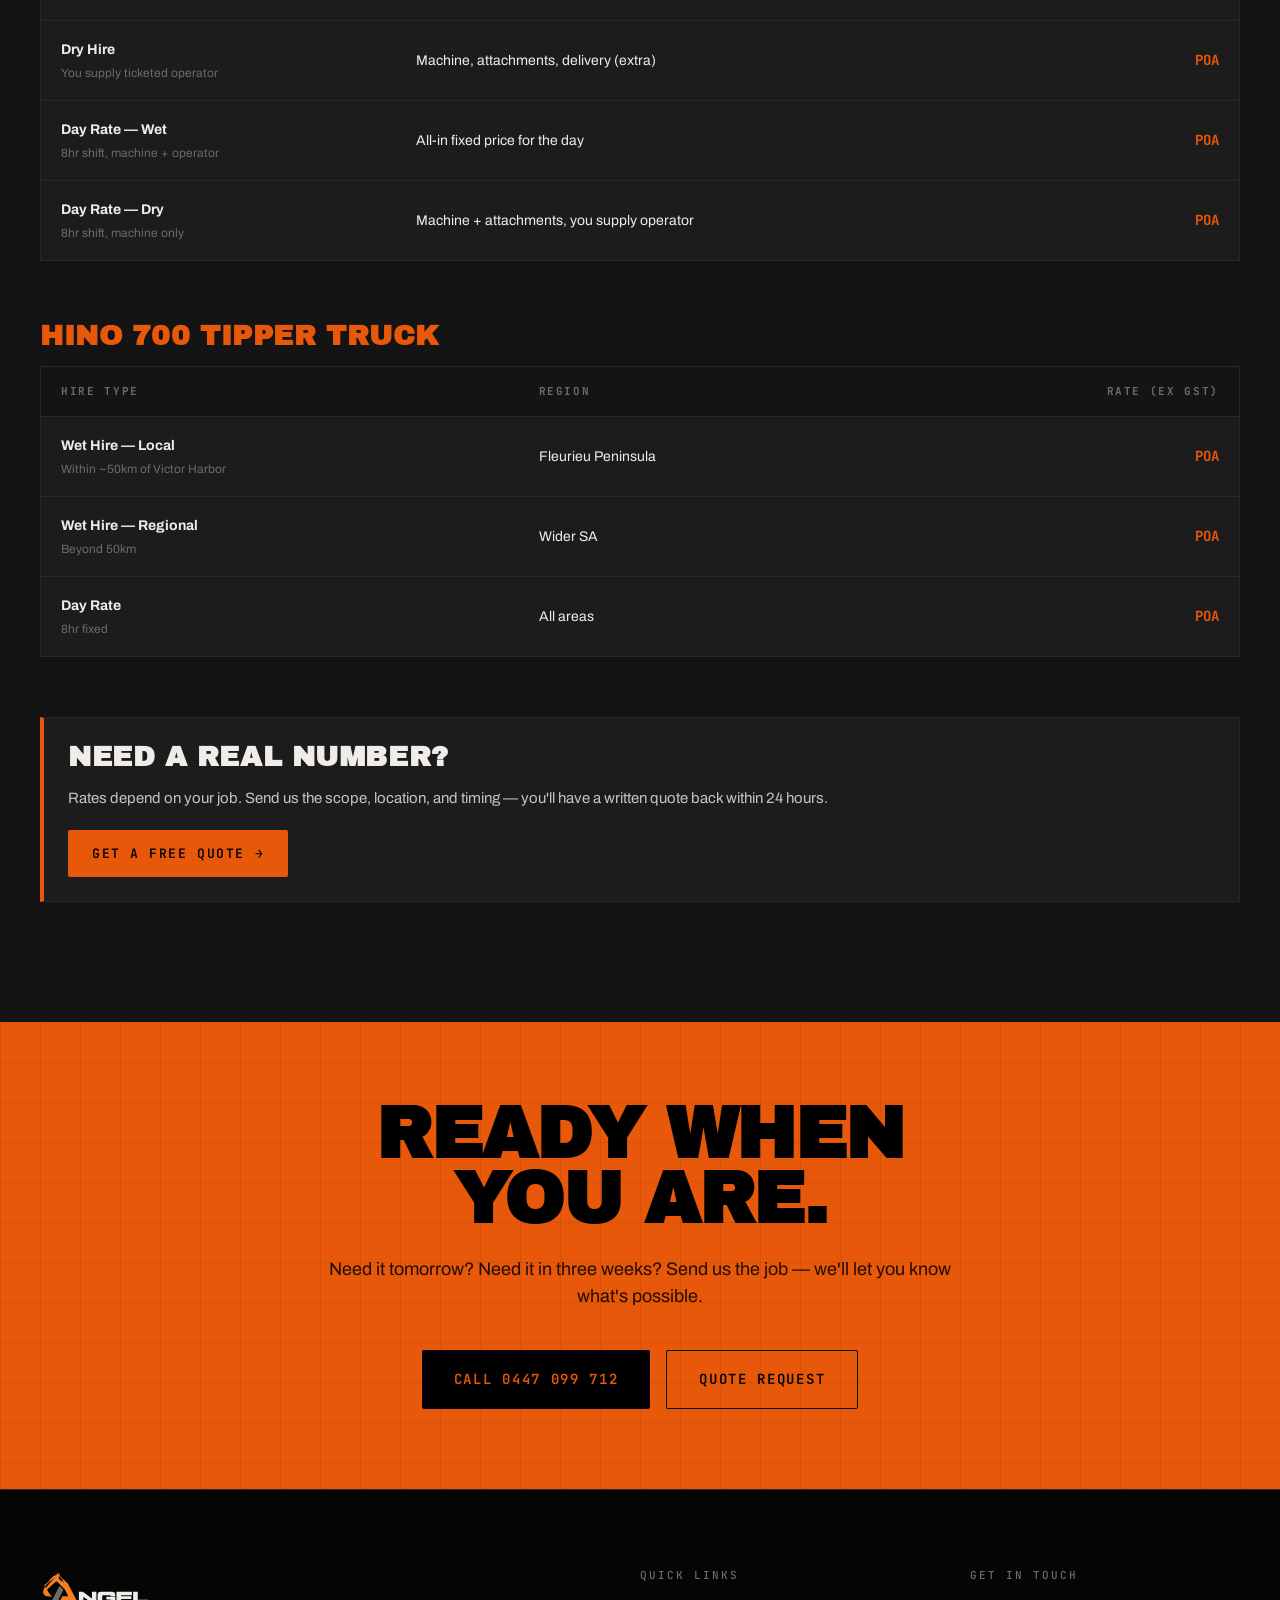
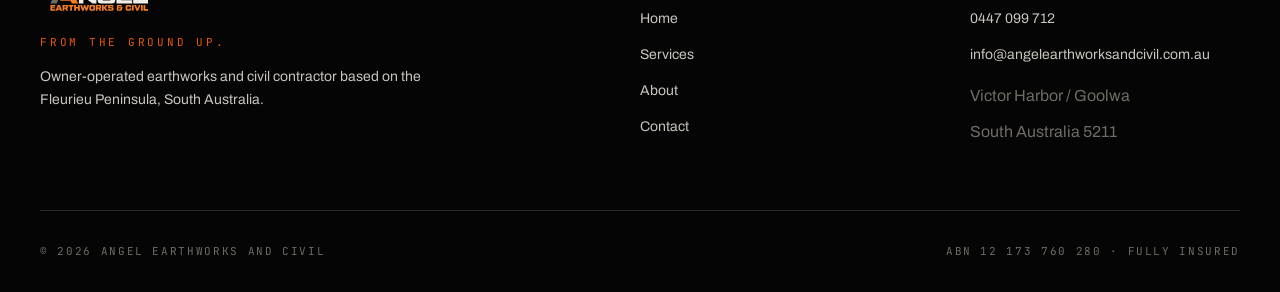
<file: services.html>
<!DOCTYPE html>
<html lang="en-AU">
<head>
<meta charset="UTF-8"/>
<meta name="viewport" content="width=device-width, initial-scale=1.0"/>
<title>Services | Angel Earthworks and Civil — Fleurieu SA</title>
<meta name="description" content="Excavator wet hire, dry hire, day rates. Tipper truck cartage. Civil works, site preparation, footings, drainage. Fleurieu Peninsula and regional SA."/>
<meta name="theme-color" content="#0A0A0A"/>

<link rel="preconnect" href="https://fonts.googleapis.com"/>
<link rel="preconnect" href="https://fonts.gstatic.com" crossorigin/>
<link href="https://fonts.googleapis.com/css2?family=Archivo:wght@400;500;600;700&family=Archivo+Black&family=JetBrains+Mono:wght@400;500;700&display=swap" rel="stylesheet"/>
<link rel="icon" type="image/svg+xml" href="favicon.svg"/>
<link rel="stylesheet" href="styles.css"/>
</head>
<body>

<header class="site-header">
    <div class="container site-header__inner">
        <a href="index.html" class="brand"><img src="logo-dark.svg" alt="Angel Earthworks and Civil" class="brand__logo"/></a>
        <nav class="main-nav">
            <a href="index.html">Home</a>
            <a href="services.html" class="active">Services</a>
            <a href="about.html">About</a>
            <a href="contact.html">Contact</a>
        </nav>
        <div class="header-cta">
            <a href="tel:0447099712" class="btn btn--phone">Call Now</a>
            <button class="menu-toggle" onclick="document.getElementById('drawer').classList.add('open')" aria-label="Menu">
                <span></span><span></span><span></span>
            </button>
        </div>
    </div>
</header>

<div class="mobile-drawer" id="drawer">
    <button class="mobile-drawer__close" onclick="document.getElementById('drawer').classList.remove('open')" aria-label="Close">×</button>
    <nav class="mobile-drawer__nav">
        <a href="index.html">Home</a>
        <a href="services.html">Services</a>
        <a href="about.html">About</a>
        <a href="contact.html">Contact</a>
    </nav>
    <div class="mobile-drawer__footer">
        <p>Call us · 0447 099 712</p>
        <p style="margin-top:8px">Victor Harbor / Goolwa SA</p>
    </div>
</div>

<!-- SUB HERO -->
<section class="subhero">
    <div class="container">
        <div class="subhero__eyebrow text-eyebrow">// 02 — Services</div>
        <h1 class="subhero__title h-mega">
            What we<br/>
            <span class="text-orange">actually</span> do.
        </h1>
        <p class="subhero__lead text-lead">
            Three core offerings, all powered by <strong class="text-orange">brand new gear</strong>.
            Flexible hire arrangements. 4-hour minimum hire. Local rates on the Fleurieu,
            regional rates available across SA at cost. No hidden fees.
        </p>
    </div>
</section>

<!-- SERVICE: EXCAVATOR -->
<section class="section">
    <div class="container">
        <div class="split">
            <div>
                <div class="text-eyebrow mb-2">// 01 — Excavator</div>
                <h2 class="h-display mb-3">Hitachi ZX55U Mini Excavator</h2>
                <p class="text-lead mb-3">
                    Five-tonne mini excavator — small enough to fit through gateways and tight residential blocks,
                    powerful enough for footings, trenching, and serious site prep work.
                </p>
                <p class="text-dim mb-4">
                    Hire it three ways: <strong class="text-orange">wet hire</strong> (machine + me operating),
                    <strong class="text-orange">dry hire</strong> (you provide your own ticketed operator), or
                    <strong class="text-orange">day rate</strong> (fixed price for a full shift).
                    4-hour minimum hire.
                </p>
                <h3 class="h-sub mb-2 mt-4 text-orange">Standard Attachments (included)</h3>
                <ul class="service-card__list" style="margin-top:16px">
                    <li>Mud Bucket (large, for clean trimming &amp; bulk)</li>
                    <li>450mm bucket</li>
                    <li>300mm bucket</li>
                </ul>
                <h3 class="h-sub mb-2 mt-4 text-orange">Specialty Attachments (extra cost)</h3>
                <ul class="service-card__list" style="margin-top:16px">
                    <li>Auger Drive (post holes + drilled footings)</li>
                    <li>Rock Breaker (hydraulic hammer)</li>
                    <li>Compaction Wheel (trench compaction)</li>
                    <li>Skeleton Bucket (rock sorting / sifting)</li>
                    <li>Ripper Tooth (rocky ground)</li>
                </ul>
            </div>
            <div class="image-block" data-label="// HITACHI ZX55U-5">
                <img src="images/excavator-hero.jpg" alt="Hitachi ZX55U-5 mini excavator on site"/>
            </div>
        </div>
    </div>
</section>

<!-- SERVICE: TIPPER -->
<section class="section section--dark">
    <div class="container">
        <div class="split split--reverse">
            <div>
                <div class="text-eyebrow mb-2">// 02 — Tipper Truck</div>
                <h2 class="h-display mb-3">Hino 700 Tipper</h2>
                <p class="text-lead mb-3">
                    Heavy rigid tipper truck for cartage, spoil removal, aggregate delivery,
                    and bulk material movement. Charged hourly or by day rate.
                </p>
                <p class="text-dim mb-4">
                    Local rates apply across the Fleurieu Peninsula. <strong class="text-yellow">Regional surcharge</strong>
                    applies for jobs beyond ~50km from Victor Harbor — fair and transparent.
                </p>
                <h3 class="h-sub mb-2 mt-4 text-orange">Typical Uses</h3>
                <ul class="service-card__list" style="margin-top:16px">
                    <li>Soil &amp; spoil removal off site</li>
                    <li>Aggregate, roadbase, sand delivery</li>
                    <li>Rubble &amp; demolition waste cartage</li>
                    <li>Builder's mix &amp; topsoil supply</li>
                    <li>Compatible with our excavator on-site</li>
                </ul>
            </div>
            <div class="image-block" data-label="// HINO 700">
                <img src="images/tipper-truck.jpg" alt="Hino 700 tipper truck"/>
            </div>
        </div>
    </div>
</section>

<!-- SERVICE: CIVIL -->
<section class="section">
    <div class="container">
        <div class="split">
            <div>
                <div class="text-eyebrow mb-2">// 03 — Civil Works</div>
                <h2 class="h-display mb-3">Full Civil &amp; Earthworks</h2>
                <p class="text-lead mb-3">
                    For when you need the job DONE, not just the gear. Quoted projects from
                    site cut through to certified completion.
                </p>
                <p class="text-dim mb-4">
                    We coordinate the trucks, the materials, the levels, the disposal —
                    you get one quote and one point of contact. Suits residential, small commercial, and rural projects.
                </p>
                <h3 class="h-sub mb-2 mt-4 text-orange">Project Types</h3>
                <ul class="service-card__list" style="margin-top:16px">
                    <li>House pad preparation &amp; site cut</li>
                    <li>Footing trenches (residential &amp; shed)</li>
                    <li>Driveways &amp; rural access tracks</li>
                    <li>Civil drainage &amp; runoff management</li>
                    <li>Sub-base preparation</li>
                    <li>Backfilling &amp; final landscaping prep</li>
                </ul>
            </div>
            <div class="image-block" data-label="// CIVIL WORKS">
                <img src="images/civil-works.jpg" alt="Excavator and tipper on civil works site"/>
            </div>
        </div>
    </div>
</section>

<!-- SPECIFIC JOBS -->
<section class="section section--elev">
    <div class="container">
        <div class="section-header">
            <div class="section-header__eyebrow text-eyebrow">// Specific jobs</div>
            <h2 class="section-header__title h-display">
                The work<br/>we <span class="text-orange">actually do.</span>
            </h2>
            <p class="section-header__lead text-lead">
                These are the most common jobs we get called for. If your job's not in here, ring us anyway — chances are we still do it.
            </p>
        </div>

        <div class="services">
            <div class="service-card">
                <span class="service-card__num">// Residential</span>
                <h3 class="service-card__title">Block Prep</h3>
                <p class="service-card__body">
                    Site cut, levels, pad prep, and slab-ready ground for new home builds, sheds, granny flats and extensions.
                </p>
            </div>

            <div class="service-card">
                <span class="service-card__num">// Septic / drainage</span>
                <h3 class="service-card__title">Wastewater Digs</h3>
                <p class="service-card__body">
                    Septic tank install, leach drains, transpiration beds, pump wells. Done to plan and to council requirements.
                </p>
            </div>

            <div class="service-card">
                <span class="service-card__num">// Outdoors</span>
                <h3 class="service-card__title">Pool Digs</h3>
                <p class="service-card__body">
                    In-ground pool excavation. Tight-access capable with our mini excavator. Spoil removal via our tipper.
                </p>
            </div>

            <div class="service-card">
                <span class="service-card__num">// Civil</span>
                <h3 class="service-card__title">Bulk Earthworks</h3>
                <p class="service-card__body">
                    Larger-scale earth moving, contouring and site shaping. We bring in cartage support as needed for big jobs.
                </p>
            </div>

            <div class="service-card">
                <span class="service-card__num">// Footings</span>
                <h3 class="service-card__title">Footing Trenches</h3>
                <p class="service-card__body">
                    Strip footings, pad footings, trenching for residential and shed footings. Quick, clean, to-spec.
                </p>
            </div>

            <div class="service-card">
                <span class="service-card__num">// Access</span>
                <h3 class="service-card__title">Driveways &amp; Tracks</h3>
                <p class="service-card__body">
                    Driveway preparation, rural access tracks, base prep ready for paving or gravel topcoat.
                </p>
            </div>

            <div class="service-card">
                <span class="service-card__num">// Stormwater</span>
                <h3 class="service-card__title">Drainage</h3>
                <p class="service-card__body">
                    Stormwater runoff, ag drains, subsoil drainage, swales — anything to manage water on your block.
                </p>
            </div>

            <div class="service-card">
                <span class="service-card__num">// Walls</span>
                <h3 class="service-card__title">Retaining Prep</h3>
                <p class="service-card__body">
                    Excavation and groundwork for retaining walls. Cut the bench, level the base, ready for the wall guys.
                </p>
            </div>

            <div class="service-card">
                <span class="service-card__num">// Drilling</span>
                <h3 class="service-card__title">Post Hole &amp; Footing Drilling</h3>
                <p class="service-card__body">
                    Auger drive for fence posts, deck footings, pier holes, and drilled structural footings.
                    Clean, accurate, and fast.
                </p>
            </div>

            <div class="service-card">
                <span class="service-card__num">// Hard ground</span>
                <h3 class="service-card__title">Rock Breaking</h3>
                <p class="service-card__body">
                    Hydraulic rock breaker for hard ground, concrete demolition, rock removal,
                    and stubborn material. Breaks what buckets can't shift.
                </p>
            </div>

            <div class="service-card">
                <span class="service-card__num">// Trenches</span>
                <h3 class="service-card__title">Trench Compaction</h3>
                <p class="service-card__body">
                    Compaction wheel for backfilled trenches and tight spots — proper compaction without
                    needing a separate plant on site.
                </p>
            </div>

            <div class="service-card">
                <span class="service-card__num">// Clearing</span>
                <h3 class="service-card__title">Site Clearing</h3>
                <p class="service-card__body">
                    Vegetation clearing, stump removal, ground prep. Ready your block for the next stage.
                </p>
            </div>

            <div class="service-card">
                <span class="service-card__num">// Sheds</span>
                <h3 class="service-card__title">Shed Pads</h3>
                <p class="service-card__body">
                    Levelled pads for sheds, workshops, carports. Compacted, square and slab-ready.
                </p>
            </div>

            <div class="service-card">
                <span class="service-card__num">// Cartage</span>
                <h3 class="service-card__title">Spoil &amp; Cartage</h3>
                <p class="service-card__body">
                    Soil removal off site, aggregate and roadbase delivery, builder's mix. Compatible with our excavator on the same job.
                </p>
            </div>
        </div>

        <div style="background:var(--color-bg-card);border:1px solid var(--color-border);padding:32px;margin-top:40px;text-align:center;border-top:4px solid var(--color-orange)">
            <h3 class="h-sub mb-2">Need gear we don't list?</h3>
            <p class="text-dim" style="margin-bottom:20px;font-size:15px;max-width:560px;margin-left:auto;margin-right:auto">
                We've got a network of trusted SA operators we work with. Bigger machines, specialty attachments,
                extra trucks for bulk jobs — we can coordinate the right kit for the work. One point of contact, one quote, one job. Just ask.
            </p>
            <a href="tel:0447099712" class="btn btn--primary">Call 0447 099 712</a>
        </div>
    </div>
</section>

<!-- RATE STRUCTURE -->
<section class="section section--elev">
    <div class="container">
        <div class="section-header">
            <div class="section-header__eyebrow text-eyebrow">// Rates</div>
            <h2 class="section-header__title h-display">
                Honest pricing.<br/>
                <span class="text-orange">No surprises.</span>
            </h2>
            <p class="section-header__lead text-lead">
                Indicative rates below. Final quote depends on job specifics, access, and travel.
                All prices ex-GST. Hourly hire has a 4-hour minimum on-site.
            </p>
        </div>

        <h3 class="h-sub mb-2 text-orange">Hitachi ZX55U Excavator</h3>
        <table class="rate-table mb-5">
            <thead>
                <tr>
                    <th>Hire Type</th>
                    <th>What's Included</th>
                    <th>Rate (ex GST)</th>
                </tr>
            </thead>
            <tbody>
                <tr>
                    <td>
                        <div class="rate-table__name">Wet Hire</div>
                        <div class="rate-table__sub">Machine + me operating</div>
                    </td>
                    <td>Operator, fuel, attachment swaps, insurance</td>
                    <td>POA</td>
                </tr>
                <tr>
                    <td>
                        <div class="rate-table__name">Dry Hire</div>
                        <div class="rate-table__sub">You supply ticketed operator</div>
                    </td>
                    <td>Machine, attachments, delivery (extra)</td>
                    <td>POA</td>
                </tr>
                <tr>
                    <td>
                        <div class="rate-table__name">Day Rate — Wet</div>
                        <div class="rate-table__sub">8hr shift, machine + operator</div>
                    </td>
                    <td>All-in fixed price for the day</td>
                    <td>POA</td>
                </tr>
                <tr>
                    <td>
                        <div class="rate-table__name">Day Rate — Dry</div>
                        <div class="rate-table__sub">8hr shift, machine only</div>
                    </td>
                    <td>Machine + attachments, you supply operator</td>
                    <td>POA</td>
                </tr>
            </tbody>
        </table>

        <h3 class="h-sub mb-2 text-orange">Hino 700 Tipper Truck</h3>
        <table class="rate-table mb-5">
            <thead>
                <tr>
                    <th>Hire Type</th>
                    <th>Region</th>
                    <th>Rate (ex GST)</th>
                </tr>
            </thead>
            <tbody>
                <tr>
                    <td>
                        <div class="rate-table__name">Wet Hire — Local</div>
                        <div class="rate-table__sub">Within ~50km of Victor Harbor</div>
                    </td>
                    <td>Fleurieu Peninsula</td>
                    <td>POA</td>
                </tr>
                <tr>
                    <td>
                        <div class="rate-table__name">Wet Hire — Regional</div>
                        <div class="rate-table__sub">Beyond 50km</div>
                    </td>
                    <td>Wider SA</td>
                    <td>POA</td>
                </tr>
                <tr>
                    <td>
                        <div class="rate-table__name">Day Rate</div>
                        <div class="rate-table__sub">8hr fixed</div>
                    </td>
                    <td>All areas</td>
                    <td>POA</td>
                </tr>
            </tbody>
        </table>

        <div style="background:var(--color-bg-card);border:1px solid var(--color-border);padding:24px;margin-top:24px;border-left:4px solid var(--color-orange)">
            <h3 class="h-sub mb-2">Need a Real Number?</h3>
            <p class="text-dim" style="margin-bottom:20px;font-size:15px">
                Rates depend on your job. Send us the scope, location, and timing — you'll have a written quote back within 24 hours.
            </p>
            <a href="contact.html" class="btn btn--primary">Get a Free Quote →</a>
        </div>
    </div>
</section>

<!-- CTA BAND -->
<section class="cta-band">
    <div class="container cta-band__inner">
        <h2 class="cta-band__title">Ready when<br/>you are.</h2>
        <p class="cta-band__lead">
            Need it tomorrow? Need it in three weeks? Send us the job — we'll let you know what's possible.
        </p>
        <div class="cta-band__ctas">
            <a href="tel:0447099712" class="btn btn--primary btn--large">Call 0447 099 712</a>
            <a href="contact.html" class="btn btn--outline btn--large">Quote Request</a>
        </div>
    </div>
</section>

<!-- FOOTER -->
<footer class="site-footer">
    <div class="container">
        <div class="footer-grid">
            <div class="footer-col">
                <a href="index.html" class="brand" style="margin-bottom:20px"><img src="logo-dark.svg" alt="Angel Earthworks and Civil" class="brand__logo"/></a>
                <p style="font-family:var(--font-mono);font-size:11px;letter-spacing:0.25em;text-transform:uppercase;color:var(--color-orange);margin-top:16px">From the ground up.</p>
                <p class="text-dim" style="font-size:14px;line-height:1.6;margin-top:16px;max-width:400px">
                    Owner-operated earthworks and civil contractor based on the Fleurieu Peninsula,
                    South Australia.
                </p>
            </div>
            <div class="footer-col">
                <h3 class="footer-col__heading">Quick Links</h3>
                <ul>
                    <li><a href="index.html">Home</a></li>
                    <li><a href="services.html">Services</a></li>
                    <li><a href="about.html">About</a></li>
                    <li><a href="contact.html">Contact</a></li>
                </ul>
            </div>
            <div class="footer-col">
                <h3 class="footer-col__heading">Get in Touch</h3>
                <ul>
                    <li><a href="tel:0447099712">0447 099 712</a></li>
                    <li><a href="mailto:info@angelearthworksandcivil.com.au">info@angelearthworksandcivil.com.au</a></li>
                    <li class="text-mute" style="padding-top:12px">Victor Harbor / Goolwa</li>
                    <li class="text-mute">South Australia 5211</li>
                </ul>
            </div>
        </div>
        <div class="footer-bottom">
            <span>© 2026 Angel Earthworks and Civil</span>
            <span>ABN 12 173 760 280 · Fully insured</span>
        </div>
    </div>
</footer>

<script src="script.js"></script>
</body>
</html>
</file>
<file: styles.css>
/* ====================================================================
   ANGEL EARTHWORKS & CIVIL - PROFESSIONAL WEBSITE
   Aesthetic: Industrial / utilitarian / raw / honest
   Brand: Orange #E8580A on deep charcoal black
   ==================================================================== */

/* RESET ============================================================== */
*, *::before, *::after {
    box-sizing: border-box;
    margin: 0;
    padding: 0;
}

html {
    scroll-behavior: smooth;
    -webkit-text-size-adjust: 100%;
}

body {
    font-family: 'Archivo', 'Helvetica Neue', sans-serif;
    background: #0A0A0A;
    color: #F0EDE8;
    line-height: 1.5;
    overflow-x: hidden;
    font-feature-settings: 'kern' 1, 'liga' 1;
    -webkit-font-smoothing: antialiased;
    -moz-osx-font-smoothing: grayscale;
}

/* TYPE TOKENS ======================================================== */
:root {
    --color-bg: #0A0A0A;
    --color-bg-elev: #141414;
    --color-bg-card: #1C1C1C;
    --color-border: #282828;
    --color-text: #F0EDE8;
    --color-text-dim: #C8C4BE;
    --color-text-mute: #6E6B64;
    --color-orange: #E8580A;
    --color-orange-dim: #B84408;
    --color-yellow: #F5C518;
    --color-green: #22A05A;
    --color-red: #D93B3B;

    --font-display: 'Archivo Black', 'Helvetica Neue', sans-serif;
    --font-body: 'Archivo', 'Helvetica Neue', sans-serif;
    --font-mono: 'JetBrains Mono', 'Courier New', monospace;

    --shadow-strong: 0 20px 60px rgba(0,0,0,0.6);
    --shadow-orange: 0 12px 40px rgba(232, 88, 10, 0.35);
}

/* GOOGLE FONTS LINK should be in <head> */

img { max-width: 100%; height: auto; display: block; }
a { color: inherit; text-decoration: none; }
ul { list-style: none; }
button { font-family: inherit; cursor: pointer; }

/* GRAIN OVERLAY (subtle industrial texture) ========================== */
body::after {
    content: '';
    position: fixed;
    inset: 0;
    pointer-events: none;
    background-image: url("data:image/svg+xml,%3Csvg viewBox='0 0 200 200' xmlns='http://www.w3.org/2000/svg'%3E%3Cfilter id='n'%3E%3CfeTurbulence type='fractalNoise' baseFrequency='0.85' stitchTiles='stitch'/%3E%3C/filter%3E%3Crect width='100%25' height='100%25' filter='url(%23n)' opacity='0.04'/%3E%3C/svg%3E");
    z-index: 9999;
    opacity: 0.4;
    mix-blend-mode: overlay;
}

/* LAYOUT PRIMITIVES ================================================== */
.container {
    width: 100%;
    max-width: 1280px;
    margin: 0 auto;
    padding: 0 24px;
}

@media (min-width: 768px) {
    .container { padding: 0 40px; }
}

.section {
    padding: 80px 0;
    position: relative;
}

@media (min-width: 768px) {
    .section { padding: 120px 0; }
}

.section--tight {
    padding: 48px 0;
}

.section--dark {
    background: #060606;
}

.section--elev {
    background: var(--color-bg-elev);
}

/* TYPOGRAPHY ========================================================= */
h1, h2, h3, h4 {
    font-family: var(--font-display);
    font-weight: 900;
    line-height: 0.95;
    letter-spacing: -0.02em;
    text-transform: uppercase;
}

.h-mega {
    font-family: var(--font-display);
    font-size: clamp(48px, 10vw, 144px);
    line-height: 0.85;
    letter-spacing: -0.03em;
    text-transform: uppercase;
}

.h-display {
    font-family: var(--font-display);
    font-size: clamp(36px, 6vw, 72px);
    line-height: 0.9;
    letter-spacing: -0.02em;
    text-transform: uppercase;
}

.h-heading {
    font-size: clamp(28px, 4vw, 48px);
    line-height: 0.95;
}

.h-sub {
    font-size: clamp(20px, 2.5vw, 28px);
    line-height: 1.05;
    text-transform: uppercase;
    letter-spacing: 0.02em;
}

.text-mono {
    font-family: var(--font-mono);
    text-transform: uppercase;
    letter-spacing: 0.1em;
    font-size: 12px;
}

.text-eyebrow {
    font-family: var(--font-mono);
    font-size: 12px;
    text-transform: uppercase;
    letter-spacing: 0.18em;
    color: var(--color-orange);
    font-weight: 500;
}

.text-lead {
    font-size: 18px;
    line-height: 1.6;
    color: var(--color-text-dim);
    font-weight: 400;
}

@media (min-width: 768px) {
    .text-lead { font-size: 20px; }
}

.text-dim { color: var(--color-text-dim); }
.text-mute { color: var(--color-text-mute); }
.text-orange { color: var(--color-orange); }
.text-yellow { color: var(--color-yellow); }

/* HEADER ============================================================= */
.site-header {
    position: fixed;
    top: 0;
    left: 0;
    right: 0;
    z-index: 100;
    padding: 16px 0;
    background: rgba(10, 10, 10, 0.85);
    backdrop-filter: blur(20px);
    -webkit-backdrop-filter: blur(20px);
    border-bottom: 1px solid var(--color-border);
}

.site-header__inner {
    display: flex;
    align-items: center;
    justify-content: space-between;
    gap: 20px;
}

.brand {
    display: flex;
    align-items: center;
    gap: 12px;
    line-height: 0.9;
}

.brand__logo {
    height: 44px;
    width: auto;
    display: block;
    max-width: 220px;
}

@media (max-width: 600px) {
    .brand__logo {
        height: 36px;
        max-width: 170px;
    }
}

.brand__mark {
    width: 36px;
    height: 36px;
    background: var(--color-orange);
    display: flex;
    align-items: center;
    justify-content: center;
    font-family: var(--font-display);
    color: #000;
    font-size: 18px;
    letter-spacing: -0.05em;
    transform: rotate(-2deg);
    flex-shrink: 0;
}

.brand__text {
    line-height: 0.9;
    font-family: var(--font-display);
    font-size: 16px;
    text-transform: uppercase;
    letter-spacing: 0.02em;
}

.brand__text small {
    display: block;
    font-size: 9px;
    letter-spacing: 0.15em;
    color: var(--color-text-mute);
    font-weight: 400;
    margin-top: 2px;
}

.main-nav {
    display: none;
}

@media (min-width: 900px) {
    .main-nav {
        display: flex;
        align-items: center;
        gap: 32px;
    }
}

.main-nav a {
    font-family: var(--font-mono);
    font-size: 12px;
    text-transform: uppercase;
    letter-spacing: 0.15em;
    color: var(--color-text-dim);
    transition: color 0.2s;
    position: relative;
    padding: 4px 0;
}

.main-nav a:hover {
    color: var(--color-orange);
}

.main-nav a.active {
    color: var(--color-text);
}

.main-nav a.active::after {
    content: '';
    position: absolute;
    left: 0;
    right: 0;
    bottom: -8px;
    height: 2px;
    background: var(--color-orange);
}

.header-cta {
    display: flex;
    align-items: center;
    gap: 12px;
}

.menu-toggle {
    display: flex;
    flex-direction: column;
    justify-content: center;
    gap: 4px;
    background: none;
    border: 1px solid var(--color-border);
    width: 40px;
    height: 40px;
    padding: 10px;
    border-radius: 4px;
}

.menu-toggle span {
    height: 2px;
    background: var(--color-text);
    transition: 0.2s;
}

@media (min-width: 900px) {
    .menu-toggle { display: none; }
}

/* MOBILE DRAWER ====================================================== */
.mobile-drawer {
    position: fixed;
    inset: 0;
    z-index: 200;
    background: var(--color-bg);
    transform: translateX(100%);
    transition: transform 0.3s ease-out;
    display: flex;
    flex-direction: column;
    padding: 24px;
}

.mobile-drawer.open {
    transform: translateX(0);
}

.mobile-drawer__close {
    align-self: flex-end;
    background: none;
    border: 1px solid var(--color-border);
    color: var(--color-text);
    width: 40px;
    height: 40px;
    font-size: 24px;
    border-radius: 4px;
}

.mobile-drawer__nav {
    display: flex;
    flex-direction: column;
    gap: 4px;
    margin-top: 48px;
}

.mobile-drawer__nav a {
    font-family: var(--font-display);
    font-size: 36px;
    text-transform: uppercase;
    letter-spacing: -0.02em;
    padding: 16px 0;
    border-bottom: 1px solid var(--color-border);
    color: var(--color-text);
}

.mobile-drawer__nav a:active {
    color: var(--color-orange);
}

.mobile-drawer__footer {
    margin-top: auto;
    padding-top: 32px;
    font-family: var(--font-mono);
    font-size: 12px;
    color: var(--color-text-mute);
    text-transform: uppercase;
    letter-spacing: 0.1em;
}

/* BUTTONS ============================================================ */
.btn {
    display: inline-flex;
    align-items: center;
    gap: 10px;
    padding: 14px 24px;
    font-family: var(--font-mono);
    font-size: 13px;
    font-weight: 600;
    text-transform: uppercase;
    letter-spacing: 0.12em;
    border: none;
    cursor: pointer;
    transition: all 0.2s;
    text-decoration: none;
    white-space: nowrap;
    border-radius: 2px;
}

.btn--primary {
    background: var(--color-orange);
    color: #000;
}

.btn--primary:hover {
    background: var(--color-text);
    transform: translateY(-2px);
    box-shadow: var(--shadow-orange);
}

.btn--outline {
    background: transparent;
    color: var(--color-text);
    border: 1px solid var(--color-border);
}

.btn--outline:hover {
    border-color: var(--color-orange);
    color: var(--color-orange);
}

.btn--ghost {
    background: transparent;
    color: var(--color-text-dim);
    padding: 10px 18px;
}

.btn--ghost:hover {
    color: var(--color-orange);
}

.btn--large {
    padding: 18px 32px;
    font-size: 14px;
}

.btn--phone {
    background: var(--color-green);
    color: #000;
}

.btn--phone:hover {
    background: var(--color-text);
}

/* HERO =============================================================== */
.hero {
    position: relative;
    min-height: 100vh;
    padding: 140px 0 80px;
    display: flex;
    align-items: center;
    overflow: hidden;
}

.hero__logo-lockup {
    margin-bottom: 48px;
    opacity: 0;
    animation: fadeUp 0.8s 0.1s forwards;
}

.hero__logo {
    width: 100%;
    max-width: 720px;
    height: auto;
    display: block;
    filter: drop-shadow(0 4px 24px rgba(232, 88, 10, 0.15));
}

@media (max-width: 768px) {
    .hero__logo {
        max-width: 95%;
    }
    .hero__logo-lockup {
        margin-bottom: 32px;
    }
}

.hero__tagline {
    font-family: var(--font-mono);
    font-size: 14px;
    text-transform: uppercase;
    letter-spacing: 0.3em;
    color: var(--color-orange);
    margin-bottom: 32px;
    padding-left: 4px;
    border-left: 3px solid var(--color-orange);
    padding-left: 16px;
    opacity: 0;
    animation: fadeUp 0.8s 0.3s forwards;
}

.hero::before {
    content: '';
    position: absolute;
    inset: 0;
    background:
        radial-gradient(circle at 20% 20%, rgba(232, 88, 10, 0.15) 0%, transparent 40%),
        radial-gradient(circle at 80% 80%, rgba(232, 88, 10, 0.08) 0%, transparent 50%),
        linear-gradient(180deg, transparent 0%, #060606 100%);
    z-index: -2;
}

.hero::after {
    content: '';
    position: absolute;
    inset: 0;
    background-image:
        linear-gradient(rgba(232, 88, 10, 0.04) 1px, transparent 1px),
        linear-gradient(90deg, rgba(232, 88, 10, 0.04) 1px, transparent 1px);
    background-size: 80px 80px;
    z-index: -1;
    mask-image: radial-gradient(circle at center, black 0%, transparent 80%);
    -webkit-mask-image: radial-gradient(circle at center, black 0%, transparent 80%);
}

.hero__eyebrow {
    margin-bottom: 24px;
    opacity: 0;
    animation: fadeUp 0.8s 0.2s forwards;
}

.hero__title {
    margin-bottom: 24px;
    opacity: 0;
    animation: fadeUp 0.8s 0.4s forwards;
}

.hero__title-orange {
    color: var(--color-orange);
    display: inline-block;
    position: relative;
}

.hero__title-strike {
    display: block;
    font-size: 0.6em;
    color: var(--color-text-mute);
    margin-top: 8px;
    letter-spacing: 0.04em;
}

.hero__lead {
    max-width: 640px;
    margin-bottom: 40px;
    opacity: 0;
    animation: fadeUp 0.8s 0.6s forwards;
}

.hero__ctas {
    display: flex;
    flex-wrap: wrap;
    gap: 16px;
    opacity: 0;
    animation: fadeUp 0.8s 0.8s forwards;
}

.hero__bullets {
    display: flex;
    flex-wrap: wrap;
    gap: 24px 40px;
    margin-top: 64px;
    padding-top: 40px;
    border-top: 1px solid var(--color-border);
    opacity: 0;
    animation: fadeUp 0.8s 1s forwards;
}

.hero__bullet {
    display: flex;
    align-items: flex-start;
    gap: 12px;
    font-family: var(--font-mono);
    font-size: 12px;
    text-transform: uppercase;
    letter-spacing: 0.08em;
    color: var(--color-text-dim);
}

.hero__bullet::before {
    content: '●';
    color: var(--color-orange);
    font-size: 18px;
    line-height: 1;
}

@keyframes fadeUp {
    from { opacity: 0; transform: translateY(20px); }
    to { opacity: 1; transform: translateY(0); }
}

/* MARQUEE BAR ======================================================== */
.marquee {
    overflow: hidden;
    background: var(--color-orange);
    color: #000;
    padding: 14px 0;
    border-top: 1px solid #000;
    border-bottom: 1px solid #000;
}

.marquee__track {
    display: flex;
    gap: 48px;
    animation: marquee 30s linear infinite;
    white-space: nowrap;
}

.marquee__item {
    font-family: var(--font-display);
    font-size: 16px;
    text-transform: uppercase;
    letter-spacing: 0.02em;
    display: flex;
    align-items: center;
    gap: 48px;
}

.marquee__item::after {
    content: '●';
    color: #000;
    font-size: 10px;
}

@keyframes marquee {
    from { transform: translateX(0); }
    to { transform: translateX(-50%); }
}

/* SECTION HEADER ===================================================== */
.section-header {
    margin-bottom: 60px;
}

.section-header__eyebrow {
    margin-bottom: 16px;
}

.section-header__title {
    max-width: 800px;
}

.section-header__lead {
    max-width: 640px;
    margin-top: 24px;
}

/* SERVICES GRID ====================================================== */
.services {
    display: grid;
    grid-template-columns: 1fr;
    gap: 16px;
}

@media (min-width: 768px) {
    .services {
        grid-template-columns: repeat(2, 1fr);
    }
}

@media (min-width: 1024px) {
    .services {
        grid-template-columns: repeat(3, 1fr);
    }
}

.service-card {
    background: var(--color-bg-card);
    border: 1px solid var(--color-border);
    padding: 32px;
    position: relative;
    transition: all 0.3s;
    overflow: hidden;
}

.service-card::before {
    content: '';
    position: absolute;
    top: 0;
    left: 0;
    width: 4px;
    height: 0;
    background: var(--color-orange);
    transition: height 0.4s;
}

.service-card:hover {
    border-color: var(--color-orange);
    transform: translateY(-4px);
}

.service-card:hover::before {
    height: 100%;
}

.service-card__num {
    font-family: var(--font-mono);
    font-size: 12px;
    color: var(--color-text-mute);
    margin-bottom: 24px;
    display: block;
}

.service-card__title {
    font-family: var(--font-display);
    font-size: 24px;
    line-height: 1;
    text-transform: uppercase;
    letter-spacing: -0.01em;
    margin-bottom: 16px;
}

.service-card__body {
    color: var(--color-text-dim);
    font-size: 15px;
    line-height: 1.6;
    margin-bottom: 24px;
}

.service-card__list {
    margin-top: 16px;
}

.service-card__list li {
    padding: 6px 0;
    border-bottom: 1px solid var(--color-border);
    font-size: 13px;
    color: var(--color-text-dim);
    display: flex;
    align-items: center;
    gap: 10px;
}

.service-card__list li::before {
    content: '+';
    color: var(--color-orange);
    font-family: var(--font-mono);
    font-weight: 700;
}

.service-card__list li:last-child { border-bottom: none; }

/* STATS BAND ========================================================= */
.stats-band {
    display: grid;
    grid-template-columns: repeat(2, 1fr);
    gap: 1px;
    background: var(--color-border);
    border: 1px solid var(--color-border);
}

@media (min-width: 768px) {
    .stats-band {
        grid-template-columns: repeat(4, 1fr);
    }
}

.stat {
    background: var(--color-bg);
    padding: 40px 24px;
    text-align: left;
}

.stat__num {
    font-family: var(--font-display);
    font-size: clamp(36px, 5vw, 56px);
    line-height: 0.9;
    color: var(--color-orange);
    margin-bottom: 12px;
}

.stat__label {
    font-family: var(--font-mono);
    font-size: 11px;
    text-transform: uppercase;
    letter-spacing: 0.15em;
    color: var(--color-text-mute);
}

/* SPLIT ============================================================== */
.split {
    display: grid;
    grid-template-columns: 1fr;
    gap: 48px;
    align-items: center;
}

@media (min-width: 900px) {
    .split {
        grid-template-columns: 1fr 1fr;
        gap: 80px;
    }
}

.split--reverse > div:first-child {
    order: 1;
}

@media (min-width: 900px) {
    .split--reverse > div:first-child {
        order: 2;
    }
}

.image-block {
    aspect-ratio: 4/5;
    background: linear-gradient(135deg, #1C1C1C 0%, #0a0a0a 100%);
    position: relative;
    overflow: hidden;
    border: 1px solid var(--color-border);
}

.image-block::before {
    content: attr(data-label);
    position: absolute;
    top: 24px;
    left: 24px;
    font-family: var(--font-mono);
    font-size: 11px;
    color: var(--color-orange);
    text-transform: uppercase;
    letter-spacing: 0.15em;
    z-index: 3;
    background: rgba(10, 10, 10, 0.7);
    padding: 6px 10px;
    backdrop-filter: blur(8px);
    -webkit-backdrop-filter: blur(8px);
}

.image-block::after {
    content: '';
    position: absolute;
    inset: 0;
    background-image:
        linear-gradient(rgba(232, 88, 10, 0.08) 1px, transparent 1px),
        linear-gradient(90deg, rgba(232, 88, 10, 0.08) 1px, transparent 1px);
    background-size: 40px 40px;
    pointer-events: none;
}

.image-block:has(img)::after {
    background: linear-gradient(180deg, transparent 60%, rgba(10,10,10,0.6) 100%);
}

.image-block img {
    width: 100%;
    height: 100%;
    object-fit: cover;
    display: block;
    position: absolute;
    inset: 0;
    z-index: 1;
}

.image-block__placeholder {
    position: absolute;
    inset: 0;
    display: flex;
    flex-direction: column;
    align-items: center;
    justify-content: center;
    color: var(--color-text-mute);
    font-family: var(--font-mono);
    text-align: center;
    padding: 20px;
    z-index: 1;
}

.image-block__placeholder svg {
    width: 80px;
    height: 80px;
    margin-bottom: 16px;
    opacity: 0.3;
}

/* SERVICE AREAS ====================================================== */
.areas {
    display: grid;
    grid-template-columns: 1fr;
    gap: 1px;
    background: var(--color-border);
    border: 1px solid var(--color-border);
}

@media (min-width: 600px) {
    .areas { grid-template-columns: repeat(2, 1fr); }
}

@media (min-width: 900px) {
    .areas { grid-template-columns: repeat(3, 1fr); }
}

.area {
    background: var(--color-bg);
    padding: 24px;
    transition: background 0.2s;
}

.area:hover {
    background: var(--color-bg-card);
}

.area__type {
    font-family: var(--font-mono);
    font-size: 10px;
    text-transform: uppercase;
    letter-spacing: 0.15em;
    margin-bottom: 8px;
}

.area__type--local { color: var(--color-green); }
.area__type--regional { color: var(--color-yellow); }

.area__name {
    font-family: var(--font-display);
    font-size: 22px;
    line-height: 1;
    text-transform: uppercase;
    margin-bottom: 12px;
}

.area__suburbs {
    font-size: 12px;
    color: var(--color-text-mute);
    line-height: 1.4;
}

/* PROCESS STEPS ====================================================== */
.steps {
    display: grid;
    grid-template-columns: 1fr;
    gap: 24px;
    counter-reset: stepcount;
}

@media (min-width: 768px) {
    .steps {
        grid-template-columns: repeat(2, 1fr);
    }
}

@media (min-width: 1024px) {
    .steps {
        grid-template-columns: repeat(4, 1fr);
    }
}

.step {
    counter-increment: stepcount;
    padding: 32px 24px;
    background: var(--color-bg-card);
    border: 1px solid var(--color-border);
    position: relative;
}

.step::before {
    content: counter(stepcount, decimal-leading-zero);
    font-family: var(--font-display);
    font-size: 56px;
    line-height: 0.9;
    color: var(--color-orange);
    display: block;
    margin-bottom: 24px;
}

.step__title {
    font-family: var(--font-display);
    font-size: 18px;
    text-transform: uppercase;
    line-height: 1;
    margin-bottom: 12px;
}

.step__body {
    font-size: 14px;
    color: var(--color-text-dim);
    line-height: 1.5;
}

/* CTA BAND =========================================================== */
.cta-band {
    background: var(--color-orange);
    color: #000;
    padding: 80px 0;
    position: relative;
    overflow: hidden;
}

.cta-band::before {
    content: '';
    position: absolute;
    inset: 0;
    background-image:
        linear-gradient(rgba(0,0,0,0.08) 1px, transparent 1px),
        linear-gradient(90deg, rgba(0,0,0,0.08) 1px, transparent 1px);
    background-size: 40px 40px;
}

.cta-band__inner {
    position: relative;
    text-align: center;
}

.cta-band__title {
    font-family: var(--font-display);
    font-size: clamp(36px, 6vw, 72px);
    line-height: 0.9;
    text-transform: uppercase;
    letter-spacing: -0.02em;
    margin-bottom: 24px;
}

.cta-band__lead {
    font-size: 18px;
    max-width: 640px;
    margin: 0 auto 40px;
    color: #000;
    opacity: 0.85;
}

.cta-band__ctas {
    display: flex;
    flex-wrap: wrap;
    justify-content: center;
    gap: 16px;
}

.cta-band .btn--primary {
    background: #000;
    color: var(--color-orange);
}

.cta-band .btn--primary:hover {
    background: var(--color-text);
    color: #000;
}

.cta-band .btn--outline {
    background: transparent;
    color: #000;
    border-color: #000;
}

.cta-band .btn--outline:hover {
    background: #000;
    color: var(--color-orange);
}

/* WHY CHOOSE ========================================================= */
.why-grid {
    display: grid;
    grid-template-columns: 1fr;
    gap: 1px;
    background: var(--color-border);
    border: 1px solid var(--color-border);
}

@media (min-width: 768px) {
    .why-grid { grid-template-columns: repeat(2, 1fr); }
}

@media (min-width: 1024px) {
    .why-grid { grid-template-columns: repeat(3, 1fr); }
}

.why-item {
    background: var(--color-bg);
    padding: 40px 32px;
}

.why-item__icon {
    width: 48px;
    height: 48px;
    background: var(--color-orange);
    display: flex;
    align-items: center;
    justify-content: center;
    margin-bottom: 24px;
}

.why-item__icon svg {
    width: 24px;
    height: 24px;
    color: #000;
}

.why-item__title {
    font-family: var(--font-display);
    font-size: 20px;
    text-transform: uppercase;
    line-height: 1;
    margin-bottom: 12px;
}

.why-item__body {
    color: var(--color-text-dim);
    font-size: 14px;
    line-height: 1.5;
}

/* NETWORK CALLOUT ==================================================== */
.network-callout {
    margin-top: 48px;
    background: var(--color-bg-card);
    border: 1px solid var(--color-border);
    border-left: 4px solid var(--color-orange);
    padding: 32px;
    display: grid;
    grid-template-columns: 1fr;
    gap: 24px;
    align-items: center;
}

@media (min-width: 768px) {
    .network-callout {
        grid-template-columns: 80px 1fr;
        gap: 32px;
        padding: 40px;
    }
}

.network-callout__icon {
    width: 64px;
    height: 64px;
    background: var(--color-orange);
    display: flex;
    align-items: center;
    justify-content: center;
    flex-shrink: 0;
}

.network-callout__icon svg {
    width: 32px;
    height: 32px;
    color: #000;
}

.network-callout__title {
    font-family: var(--font-display);
    font-size: 24px;
    line-height: 1;
    text-transform: uppercase;
    margin-bottom: 12px;
}

@media (min-width: 768px) {
    .network-callout__title {
        font-size: 28px;
    }
}

.network-callout__body {
    color: var(--color-text-dim);
    font-size: 15px;
    line-height: 1.6;
}

/* GALLERY ============================================================ */
.gallery {
    display: grid;
    grid-template-columns: 1fr;
    grid-auto-rows: 240px;
    gap: 8px;
}

@media (min-width: 600px) {
    .gallery {
        grid-template-columns: repeat(2, 1fr);
        grid-auto-rows: 280px;
    }
}

@media (min-width: 900px) {
    .gallery {
        grid-template-columns: repeat(3, 1fr);
        grid-auto-rows: 300px;
        gap: 12px;
    }
}

.gallery__item {
    position: relative;
    overflow: hidden;
    background: var(--color-bg-card);
    border: 1px solid var(--color-border);
    cursor: pointer;
    display: block;
}

.gallery__item--tall {
    grid-row: span 2;
}

@media (max-width: 599px) {
    .gallery__item--tall { grid-row: span 1; }
}

.gallery__item img {
    width: 100%;
    height: 100%;
    object-fit: cover;
    transition: transform 0.6s cubic-bezier(0.4, 0, 0.2, 1);
}

.gallery__item:hover img {
    transform: scale(1.05);
}

.gallery__overlay {
    position: absolute;
    inset: 0;
    background: linear-gradient(180deg, transparent 50%, rgba(10, 10, 10, 0.85) 100%);
    display: flex;
    align-items: flex-end;
    padding: 20px;
    opacity: 0.9;
    transition: opacity 0.3s;
}

.gallery__item:hover .gallery__overlay {
    opacity: 1;
}

.gallery__label {
    font-family: var(--font-mono);
    font-size: 11px;
    color: var(--color-orange);
    text-transform: uppercase;
    letter-spacing: 0.15em;
    background: rgba(10, 10, 10, 0.7);
    padding: 6px 12px;
    backdrop-filter: blur(8px);
    -webkit-backdrop-filter: blur(8px);
}

/* CONTACT FORM ======================================================= */
.contact-grid {
    display: grid;
    grid-template-columns: 1fr;
    gap: 48px;
}

@media (min-width: 900px) {
    .contact-grid {
        grid-template-columns: 1fr 1fr;
        gap: 80px;
    }
}

.contact-info {
    display: flex;
    flex-direction: column;
    gap: 32px;
}

.contact-info__item {
    padding-bottom: 32px;
    border-bottom: 1px solid var(--color-border);
}

.contact-info__item:last-child { border-bottom: none; padding-bottom: 0; }

.contact-info__label {
    font-family: var(--font-mono);
    font-size: 11px;
    text-transform: uppercase;
    letter-spacing: 0.18em;
    color: var(--color-text-mute);
    margin-bottom: 12px;
}

.contact-info__value {
    font-family: var(--font-display);
    font-size: 28px;
    line-height: 1;
    text-transform: uppercase;
    overflow-wrap: anywhere;
}

.contact-info__value--email {
    font-family: var(--font-mono);
    font-size: 18px;
    line-height: 1.3;
    text-transform: none;
    letter-spacing: 0;
    word-break: break-all;
    overflow-wrap: anywhere;
}

@media (min-width: 600px) {
    .contact-info__value--email {
        font-size: 20px;
        word-break: normal;
    }
}

.contact-info__value a {
    color: var(--color-text);
    transition: color 0.2s;
}

.contact-info__value a:hover {
    color: var(--color-orange);
}

.contact-info__sub {
    font-size: 14px;
    color: var(--color-text-dim);
    margin-top: 8px;
}

.form {
    background: var(--color-bg-card);
    border: 1px solid var(--color-border);
    padding: 40px;
}

@media (max-width: 600px) {
    .form { padding: 24px; }
}

.form__group {
    margin-bottom: 24px;
}

.form__group--row {
    display: grid;
    grid-template-columns: 1fr;
    gap: 16px;
}

@media (min-width: 600px) {
    .form__group--row {
        grid-template-columns: 1fr 1fr;
    }
}

.form label {
    display: block;
    font-family: var(--font-mono);
    font-size: 11px;
    text-transform: uppercase;
    letter-spacing: 0.15em;
    color: var(--color-text-mute);
    margin-bottom: 8px;
}

.form input,
.form textarea,
.form select {
    width: 100%;
    background: var(--color-bg);
    border: 1px solid var(--color-border);
    color: var(--color-text);
    padding: 14px 16px;
    font-family: var(--font-body);
    font-size: 15px;
    border-radius: 2px;
    transition: border-color 0.2s;
    font-family: inherit;
}

.form input:focus,
.form textarea:focus,
.form select:focus {
    outline: none;
    border-color: var(--color-orange);
}

.form textarea {
    resize: vertical;
    min-height: 120px;
}

/* FOOTER ============================================================= */
.site-footer {
    background: #050505;
    border-top: 1px solid var(--color-border);
    padding: 80px 0 32px;
}

.footer-grid {
    display: grid;
    grid-template-columns: 1fr;
    gap: 40px;
    margin-bottom: 60px;
}

@media (min-width: 768px) {
    .footer-grid {
        grid-template-columns: 2fr 1fr 1fr;
        gap: 60px;
    }
}

.footer-col h4,
.footer-col__heading {
    font-family: var(--font-mono);
    font-size: 11px;
    text-transform: uppercase;
    letter-spacing: 0.18em;
    color: var(--color-text-mute);
    margin-bottom: 20px;
    font-weight: 500;
}

.footer-col ul li {
    padding: 6px 0;
}

.footer-col ul a {
    color: var(--color-text-dim);
    font-size: 14px;
    transition: color 0.2s;
}

.footer-col ul a:hover {
    color: var(--color-orange);
}

.footer-bottom {
    padding-top: 32px;
    border-top: 1px solid var(--color-border);
    display: flex;
    flex-wrap: wrap;
    justify-content: space-between;
    gap: 16px;
    font-family: var(--font-mono);
    font-size: 11px;
    text-transform: uppercase;
    letter-spacing: 0.15em;
    color: var(--color-text-mute);
}

/* SUB-HERO (for non-home pages) ====================================== */
.subhero {
    padding: 160px 0 80px;
    border-bottom: 1px solid var(--color-border);
    position: relative;
    overflow: hidden;
}

.subhero::before {
    content: '';
    position: absolute;
    inset: 0;
    background:
        radial-gradient(circle at 90% 50%, rgba(232, 88, 10, 0.1) 0%, transparent 50%);
    z-index: -1;
}

.subhero__eyebrow {
    margin-bottom: 16px;
}

.subhero__title {
    margin-bottom: 24px;
}

.subhero__lead {
    max-width: 720px;
}

/* RATE TABLE ========================================================= */
.rate-table {
    width: 100%;
    border: 1px solid var(--color-border);
    background: var(--color-bg-card);
    border-collapse: collapse;
}

.rate-table thead {
    background: var(--color-bg-elev);
}

.rate-table th {
    padding: 16px 20px;
    text-align: left;
    font-family: var(--font-mono);
    font-size: 11px;
    text-transform: uppercase;
    letter-spacing: 0.15em;
    color: var(--color-text-mute);
    border-bottom: 1px solid var(--color-border);
}

.rate-table th:last-child { text-align: right; }

.rate-table td {
    padding: 18px 20px;
    border-bottom: 1px solid var(--color-border);
    font-size: 14px;
}

.rate-table td:last-child {
    text-align: right;
    font-family: var(--font-mono);
    color: var(--color-orange);
    font-weight: 700;
}

.rate-table tbody tr:hover {
    background: var(--color-bg-elev);
}

.rate-table tr:last-child td { border-bottom: none; }

.rate-table__name {
    font-weight: 700;
    color: var(--color-text);
}

.rate-table__sub {
    font-size: 12px;
    color: var(--color-text-mute);
    margin-top: 4px;
}

@media (max-width: 600px) {
    .rate-table th, .rate-table td { padding: 12px 14px; }
    .rate-table th { font-size: 10px; }
}

/* UTILITY ============================================================ */
.mt-0 { margin-top: 0; }
.mt-2 { margin-top: 16px; }
.mt-3 { margin-top: 24px; }
.mt-4 { margin-top: 40px; }
.mt-5 { margin-top: 60px; }
.mb-0 { margin-bottom: 0; }
.mb-2 { margin-bottom: 16px; }
.mb-3 { margin-bottom: 24px; }
.mb-4 { margin-bottom: 40px; }
.mb-5 { margin-bottom: 60px; }
.text-center { text-align: center; }

/* PRINT ============================================================== */
@media print {
    .site-header, .site-footer, .marquee, .cta-band { display: none; }
}
</file>
